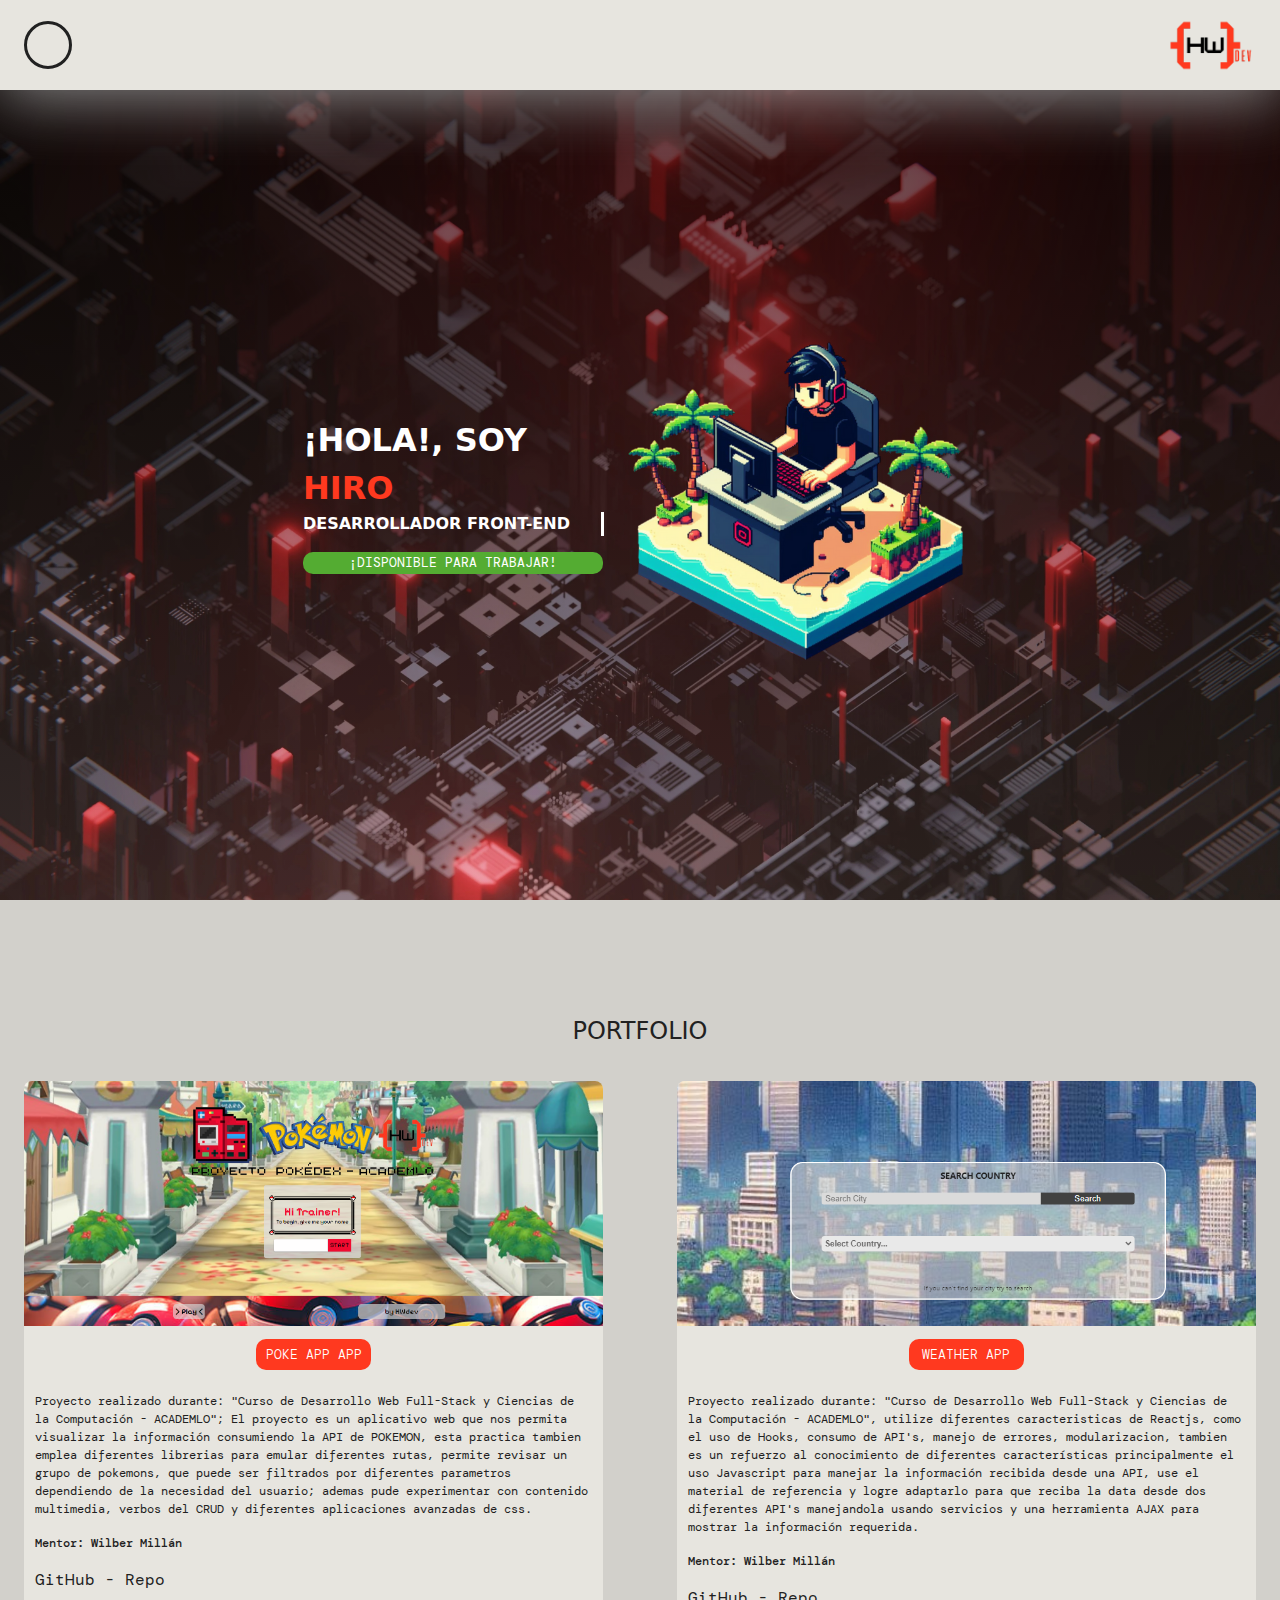
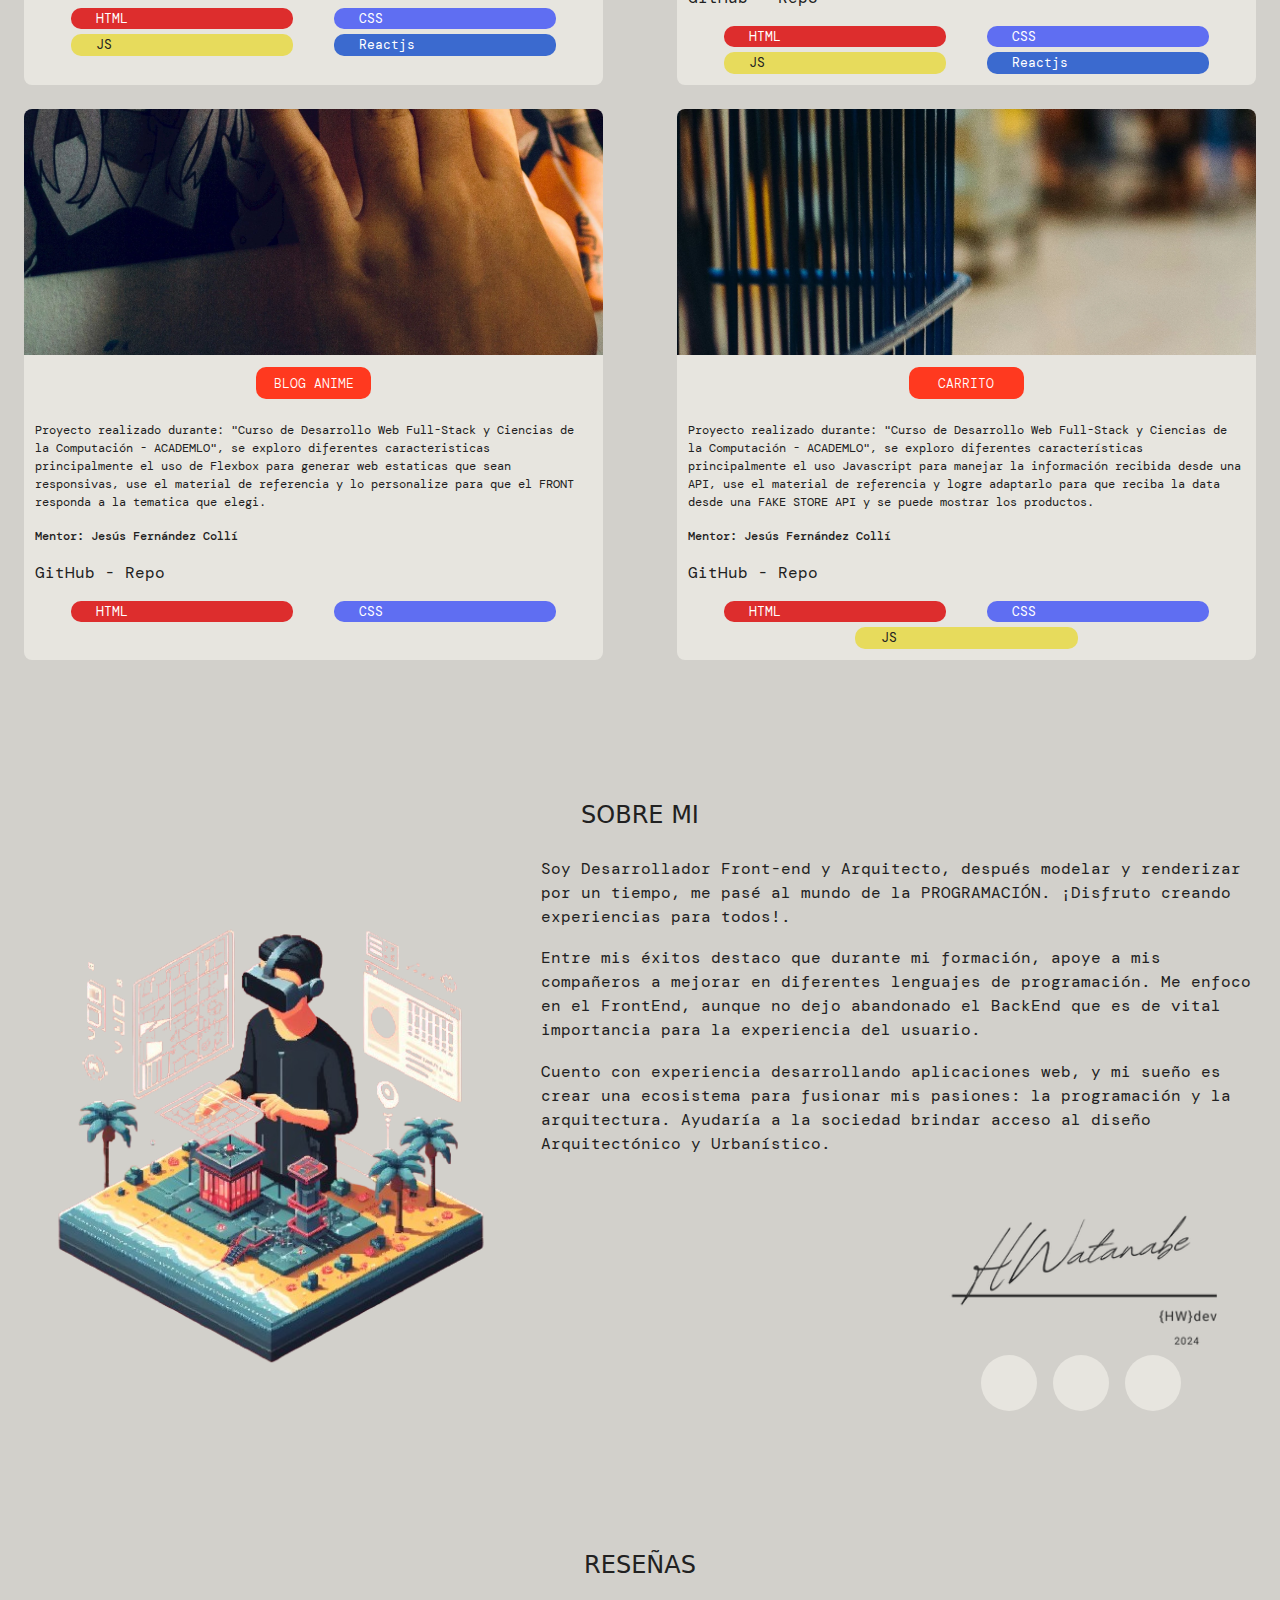
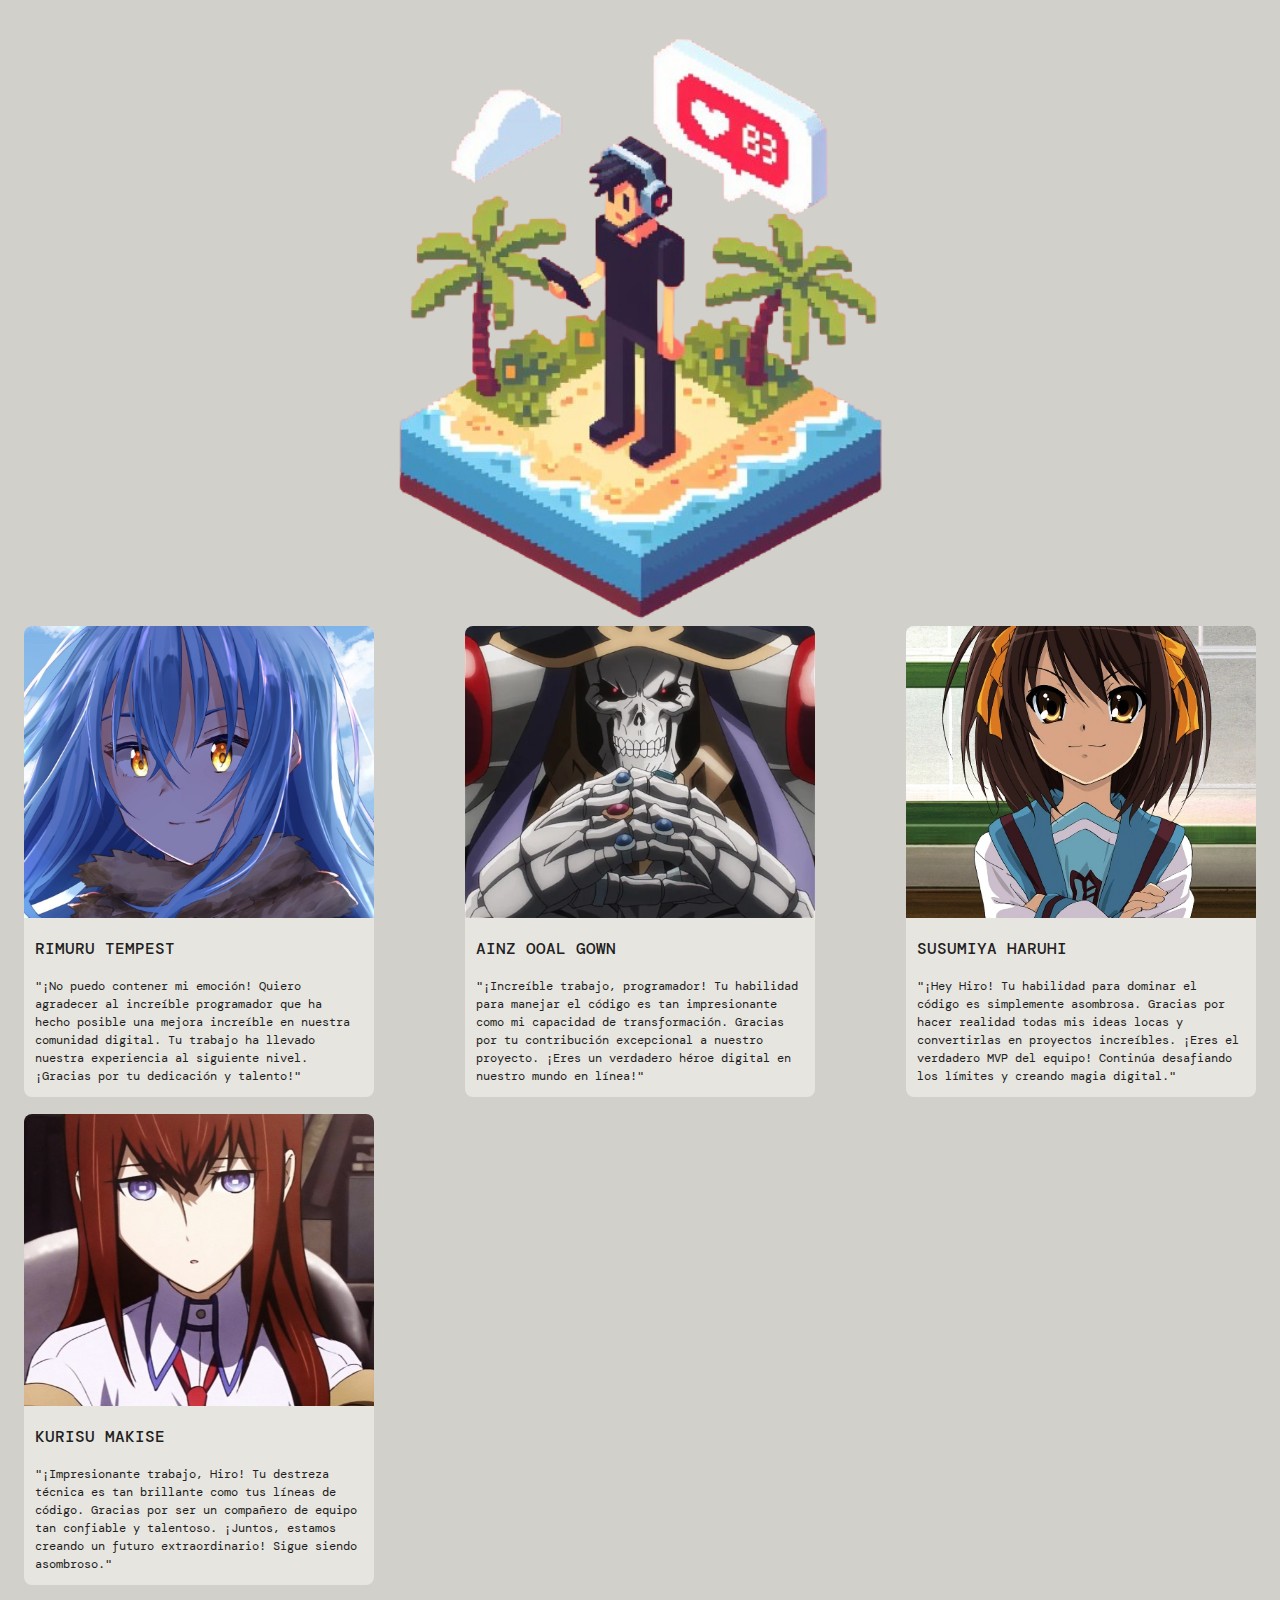
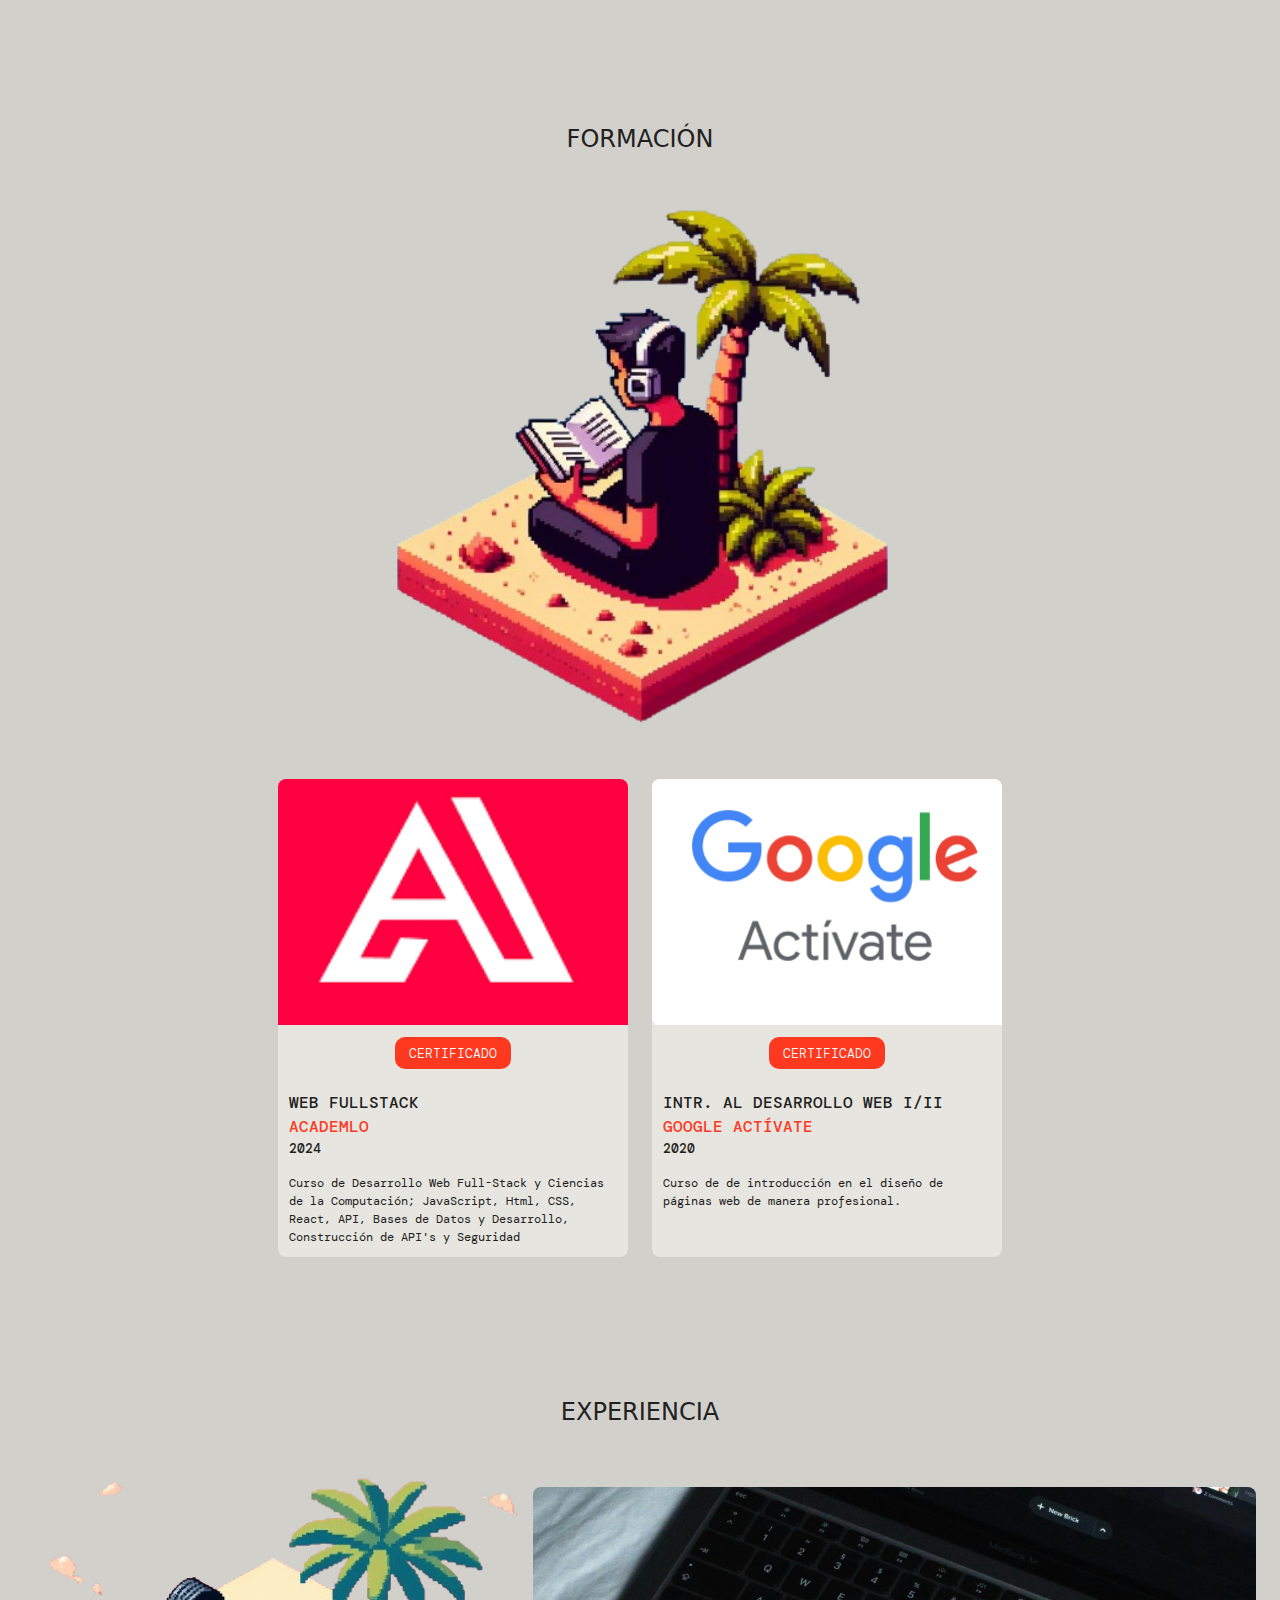
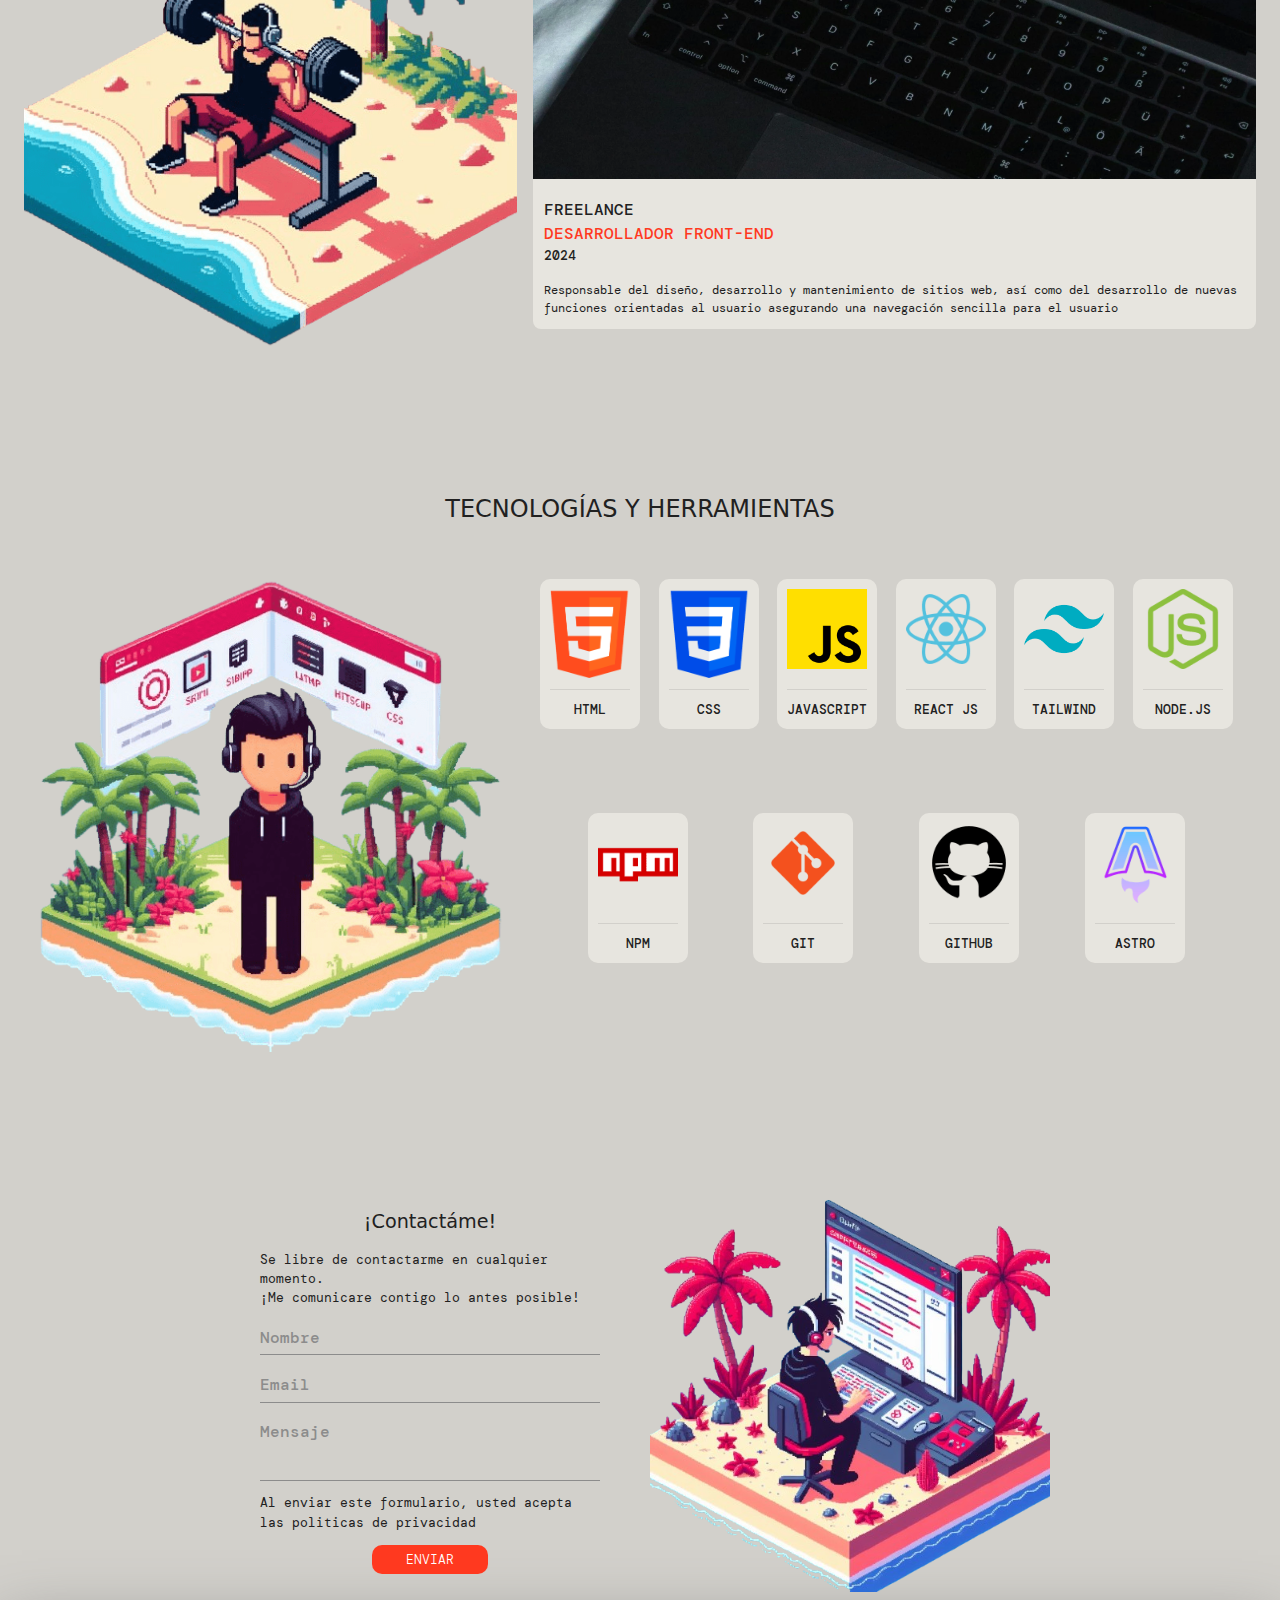
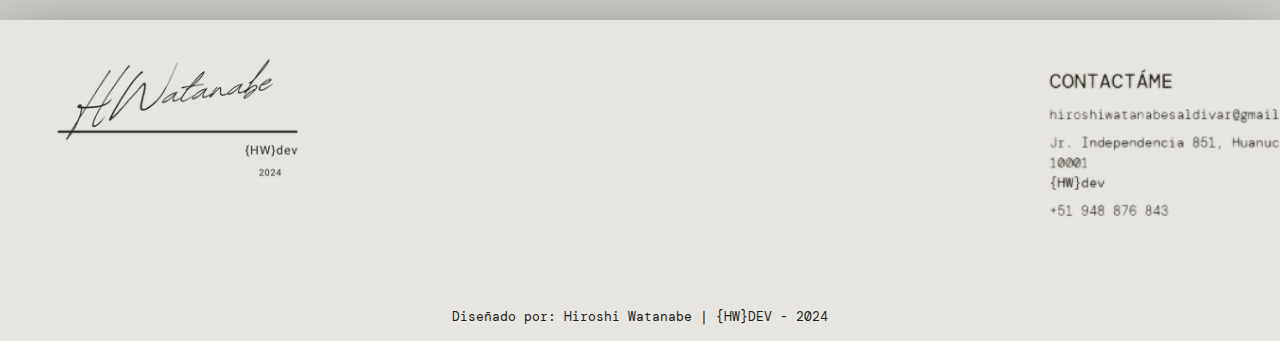
<file: index.html>
<!DOCTYPE html>
<html lang="es">

<head>
    <meta charset="UTF-8">
    <meta name="viewport" content="width=device-width, initial-scale=1.0">
    <title>Portafolio de Hiro</title>
    <meta name="description" content="Autor: Hiroshi Watanabe, es una recopilacion de los trabajos que realize.">
    <meta name="google-site-verification" content="j4Q3a4QhuKQicVYjI1O9khdHkFvhDieBDJy55jWNSm4" />
    <!-- >>==> FONTS <==<<-->
    <link rel="preconnect" href="https://fonts.googleapis.com">
    <link rel="preconnect" href="https://fonts.gstatic.com" crossorigin>
    <link
        href="https://fonts.googleapis.com/css2?family=DM+Mono:ital,wght@0,300;0,400;0,500;1,300;1,400;1,500&display=swap"
        rel="stylesheet">
    <!-- >>==> ICON <==<<-->
    <link rel="stylesheet" href="https://cdnjs.cloudflare.com/ajax/libs/font-awesome/6.5.1/css/all.min.css"
        integrity="sha512-DTOQO9RWCH3ppGqcWaEA1BIZOC6xxalwEsw9c2QQeAIftl+Vegovlnee1c9QX4TctnWMn13TZye+giMm8e2LwA=="
        crossorigin="anonymous" referrerpolicy="no-referrer" />

    <link rel="shortcut icon" href="/assets/img/favicon.png" type="image/x-icon">
    <!-- >>==> CSS <==<<-->
    <link rel="stylesheet" href="assets/css/styles.css">
</head>

<body>
    <!-- >>==> HEADER <==<<-->
    <header class="header">
        <div class="nav">
            <div class="logo">
                <button type="button" class="btn btn__menu"><i class="fa-solid fa-power-off"
                        aria-label="Este boton te permite abrir el menu de navegación"></i></button>
                <a href="#hero" class="header__logo"><img class="logo__img" src="/assets/img/logo.png"
                        alt="Logo personal HW">
                </a>

            </div>
            <nav class="nav__menu">
                <ul class="nav__list">
                    <li class="nav__items"><a href="#portfolio" class="nav__link">PORTAFOLIO</a></li>
                    <li class="nav__items"><a href=" #sobremi" class="nav__link">SOBRE MI</a></li>
                    <li class="nav__items"><a href=" #reseñas" class="nav__link">RESEÑAS</a></li>
                    <li class="nav__items"><a href=" #formacion" class="nav__link">FORMACIÓN</a></li>
                    <li class="nav__items"><a href=" #experiencia" class="nav__link">EXPERIENCIA</a></li>
                    <li class="nav__items"><a href=" #tecnologias" class="nav__link">TECNOLOGÍAS</a></li>
                    <li class="nav__items"><a href=" #contacto" class="nav__link">CONTACTO</a></li>
                    <li class="nav__items"><a
                            href="https://drive.google.com/file/d/18jBXBeL48080xRdOm5iRELBxjzP0D9T2/view?usp=sharing"
                            target="_blank" class="nav__link">HOJA DE VIDA</a></li>
                    <li><button class="btn__darkmode" id="darkmode"
                            aria-label="Este boton te permite pasar al modo oscuro">
                            <span><i class="fa-solid fa-sun"></i></span>
                            <span><i class="fa-regular fa-moon"></i></span>
                        </button>
                    </li>
                    <li class="language"><a href="./en/index.html" class="nav__link nav__link--language"
                            data-language="en"><i class="fa-solid fa-language"></i></a>
                    </li>
                </ul>
            </nav>
        </div>
    </header>

    <!-- >>==> HERO <==<<-->
    <main>
        <section id="hero" class="hero">
            <div class="container container--hero">

                <div class="hero__content">
                    <div class="hero__title__container">
                        <div class="hero__text__container">
                            <h2 class="hero__text">¡HOLA!, SOY<span class="hero__enf"> HIRO</span></h2>
                            <h2 class="hero__title">DESARROLLADOR FRONT-END</h2>
                        </div>
                        <span class="etq etq--money">¡DISPONIBLE PARA TRABAJAR!</span>

                    </div>
                    <div class="hero__img">
                        <img class="hero__img__img" src="assets/img/hero.png" alt="">
                    </div>

                </div>
            </div>
        </section>

        <!-- >>==> PORTAFOLIO <==<<-->
        <section id="portfolio" class="portfolio">
            <div class="container">
                <h2>PORTFOLIO</h2>
                <div class="portfolio__content">

                    <article class="portfolio__article">
                        <div class="article__container">
                            <img src="./assets/img/proyecto4.png" alt="Weather App">
                            <a href="https://pokeapp-hw.netlify.app/" target="_blank" class="btn btn--primary">POKE APP
                                APP
                            </a>
                        </div>
                        <div class="article__content">
                            <p>Proyecto realizado durante: "Curso de Desarrollo Web Full-Stack y Ciencias de la
                                Computación
                                -
                                ACADEMLO"; El proyecto es un aplicativo web que nos permita visualizar la información
                                consumiendo la API de POKEMON, esta practica tambien emplea diferentes librerias para
                                emular diferentes rutas, permite revisar un grupo de pokemons, que puede ser filtrados
                                por diferentes parametros dependiendo de la necesidad del usuario; ademas pude
                                experimentar con contenido multimedia, verbos del CRUD y diferentes aplicaciones
                                avanzadas de css.
                            </p>
                            <p class="article__mentor">Mentor: Wilber Millán</p>
                            <a href="https://github.com/Hwatanab3/pokeapp" class="article_repo" target="_blank"><i
                                    class="fa-brands fa-github"></i> GitHub - Repo</a>
                            <div class="article__etq">
                                <span class="etq etq--html">HTML</span>
                                <span class="etq etq--css">CSS</span>
                                <span class="etq etq--js">JS</span>
                                <span class="etq etq--react">Reactjs</span>
                            </div>
                        </div>
                    </article>

                    <article class="portfolio__article">
                        <div class="article__container">
                            <img src="./assets/img/proyecto3.png" alt="Weather App">
                            <a href="https://weather-hw.netlify.app/" target="_blank" class="btn btn--primary">WEATHER
                                APP
                            </a>
                        </div>
                        <div class="article__content">
                            <p>Proyecto realizado durante: "Curso de Desarrollo Web Full-Stack y Ciencias de la
                                Computación
                                -
                                ACADEMLO", utilize diferentes caracteristicas de Reactjs, como el uso de Hooks, consumo
                                de API's, manejo de errores, modularizacion, tambien es un refuerzo al conocimiento de
                                diferentes características principalmente el uso Javascript
                                para
                                manejar la información recibida desde una API, use el material de referencia y logre
                                adaptarlo para que reciba la data desde dos diferentes API's manejandola usando
                                servicios y una herramienta AJAX para mostrar la información requerida.
                            </p>
                            <p class="article__mentor">Mentor: Wilber Millán</p>
                            <a href="https://github.com/Hwatanab3/app-weather" class="article_repo" target="_blank"><i
                                    class="fa-brands fa-github"></i> GitHub - Repo</a>
                            <div class="article__etq">
                                <span class="etq etq--html">HTML</span>
                                <span class="etq etq--css">CSS</span>
                                <span class="etq etq--js">JS</span>
                                <span class="etq etq--react">Reactjs</span>
                            </div>
                        </div>
                    </article>

                    <article class="portfolio__article">
                        <div class="article__container">
                            <img src="./assets/img/proyecto1.webp" alt="Blog Anime Proyecto">
                            <a href="https://blog-project-anime.netlify.app/" target="_blank"
                                class="btn btn--primary">BLOG
                                ANIME</a>
                        </div>
                        <div class="article__content">
                            <p>Proyecto realizado durante: "Curso de Desarrollo Web Full-Stack y Ciencias de la
                                Computación
                                -
                                ACADEMLO", se exploro diferentes caracteristicas principalmente el uso de Flexbox
                                para
                                generar
                                web estaticas que sean responsivas, use el material de referencia y lo personalize
                                para que
                                el
                                FRONT responda a la tematica que elegi. </p>
                            <p class="article__mentor">Mentor: Jesús Fernández Collí</p>
                            <a href="https://github.com/Hwatanab3/BlogAnime" class="article_repo" target="_blank"><i
                                    class="fa-brands fa-github"></i> GitHub - Repo</a>
                            <div class="article__etq">
                                <span class="etq etq--html">HTML</span>
                                <span class="etq etq--css">CSS</span>
                            </div>
                        </div>
                    </article>

                    <article class="portfolio__article">
                        <div class="article__container">
                            <img src="./assets/img/proyecto2.webp" alt="Blog Anime Proyecto">
                            <a href="https://carrito-hw.netlify.app/" target="_blank" class="btn btn--primary">CARRITO
                            </a>
                        </div>
                        <div class="article__content">
                            <p>Proyecto realizado durante: "Curso de Desarrollo Web Full-Stack y Ciencias de la
                                Computación
                                -
                                ACADEMLO", se exploro diferentes características principalmente el uso Javascript
                                para
                                manejar la información recibida desde una API, use el material de referencia y logre
                                adaptarlo para que reciba la data desde una FAKE STORE API y se puede mostrar los
                                productos.
                            </p>
                            <p class="article__mentor">Mentor: Jesús Fernández Collí</p>
                            <a href="https://github.com/Hwatanab3/carrito" class="article_repo" target="_blank"><i
                                    class="fa-brands fa-github"></i> GitHub - Repo</a>
                            <div class="article__etq">
                                <span class="etq etq--html">HTML</span>
                                <span class="etq etq--css">CSS</span>
                                <span class="etq etq--js">JS</span>
                            </div>
                        </div>
                    </article>


                </div>
            </div>
        </section>

        <!-- >>==> SOBRE MI <==<<-->
        <section id="sobremi" class="sobremi">
            <h2 class="sobremi__title">SOBRE MI</h2>
            <div class="container">
                <img src="./assets/img/sobremi.webp" alt="Hiroshi Watanabe DEV" class="sobremi__img">

                <div class="sobremi__content">
                    <span>Soy Desarrollador Front-end y Arquitecto, después modelar y renderizar por un tiempo, me
                        pasé al
                        mundo de la PROGRAMACIÓN.
                        ¡Disfruto creando experiencias para todos!.</span>
                    <span>Entre mis éxitos destaco que durante mi formación, apoye a mis compañeros a mejorar en
                        diferentes
                        lenguajes de programación. Me enfoco en el FrontEnd, aunque no dejo abandonado el
                        BackEnd que es de vital importancia para la experiencia del usuario.</span>
                    <span>Cuento con experiencia desarrollando aplicaciones web, y mi sueño es crear una ecosistema
                        para
                        fusionar mis pasiones: la programación y la arquitectura. Ayudaría a la sociedad brindar
                        acceso al
                        diseño Arquitectónico y Urbanístico.</span>

                    <div class="sobremi__redes">
                        <div class="redes__elements">
                            <div class="sobremi__firma">
                                <img class="firma__img" src="assets/img/firma.png" alt="{HW}DEV">
                            </div>
                            <div class="footer__icon">
                                <a href="https://www.linkedin.com/in/hirowatanabe" target="_blank"><i
                                        class="fa-brands fa-linkedin"
                                        aria-label="Este link te llevara a mi perfil de linkedin"></i></a>
                                <a href="https://github.com/Hwatanab3" target="_blank"><i class="fa-brands fa-github"
                                        aria-label="Este link te llevara a mi perfil de github"></i></a>
                                <a href="https://www.instagram.com/hwatanabe.dev/" target="_blank"><i
                                        class="fa-brands fa-instagram"
                                        aria-label="Este link te llevara a mi perfil de instagram"></i></a>
                            </div>
                        </div>
                    </div>

                </div>
            </div>
        </section>

        <!-- >>==> RESEÑAS <==<<-->
        <section id="reseñas" class="reseñas">
            <h2 class="reseñas__title">RESEÑAS</h2>
            <div class="container">
                <img src="./assets/img/reseñas.png" alt="Hiroshi Watanabe reseñas" class="reseñas__img">
                <div class="reseñas__content">


                    <article class="reseñas__article">
                        <div class="article__container">
                            <img src="./assets/img/reseña1.jpg" alt="reseña 1" class="article__img">
                        </div>
                        <div class="article__content">
                            <div class="reseñas__detalles">
                                <span class="reseñas__title">RIMURU TEMPEST</span>
                            </div>
                            <p>"¡No puedo contener mi emoción! Quiero agradecer al increíble programador que ha
                                hecho
                                posible una mejora increíble en nuestra comunidad digital. Tu trabajo ha llevado
                                nuestra
                                experiencia al siguiente nivel. ¡Gracias por tu dedicación y talento!"
                            </p>
                        </div>
                    </article>

                    <article class="reseñas__article">
                        <div class="article__container">
                            <img src="./assets/img/reseña2.webp" alt="reseña 2" class="article__img">
                        </div>
                        <div class="article__content">
                            <div class="reseñas__detalles">
                                <span class="reseñas__title">AINZ OOAL GOWN</span>
                            </div>
                            <p>"¡Increíble trabajo, programador! Tu habilidad para manejar el código es tan
                                impresionante
                                como mi capacidad de transformación. Gracias por tu contribución excepcional a
                                nuestro
                                proyecto. ¡Eres un verdadero héroe digital en nuestro mundo en línea!"
                            </p>
                        </div>
                    </article>

                    <article class="reseñas__article">
                        <div class="article__container">
                            <img src="./assets/img/reseña3.webp" alt="reseña 3" class="article__img">
                        </div>
                        <div class="article__content">
                            <div class="reseñas__detalles">
                                <span class="reseñas__title">SUSUMIYA HARUHI</span>
                            </div>
                            <p>"¡Hey Hiro! Tu habilidad para dominar el código es simplemente asombrosa. Gracias por
                                hacer
                                realidad todas mis ideas locas y convertirlas en proyectos increíbles. ¡Eres el
                                verdadero
                                MVP del equipo! Continúa desafiando los límites y creando magia digital."
                            </p>
                        </div>
                    </article>

                    <article class="reseñas__article">
                        <div class="article__container">
                            <img src="./assets/img/reseña4.jpg" alt="reseña 4" class="article__img">
                        </div>
                        <div class="article__content">
                            <div class="reseñas__detalles">
                                <span class="reseñas__title">KURISU MAKISE</span>
                            </div>
                            <p>"¡Impresionante trabajo, Hiro! Tu destreza técnica es tan brillante como tus líneas
                                de
                                código. Gracias por ser un compañero de equipo tan confiable y talentoso. ¡Juntos,
                                estamos
                                creando un futuro extraordinario! Sigue siendo asombroso."
                            </p>
                        </div>
                    </article>

                </div>
            </div>
        </section>

        <!-- >>==> FORMACIÓN <==<<-->
        <section id="formacion" class="formacion">
            <div class="container">
                <h2>FORMACIÓN</h2>
                <img src="./assets/img/formacion.webp" alt="HWdev estudiando" class="formacion__img">
                <div class="formacion__content">



                    <article class="formacion__article">
                        <div class="article__container">
                            <img src="./assets/img/academlo.png" alt="academlo" class="article__img">
                            <a href="https://encrypted-tbn0.gstatic.com/images?q=tbn:ANd9GcR29sePGKWhx9svJOBW-FytT-jFAEkXdV2KxAG7wiHZsGGYREnwoK-Afwlpa0b3XbW6jwA&usqp=CAU"
                                target="_blank" class="btn btn--primary">CERTIFICADO </a>
                        </div>
                        <div class="article__content">
                            <div class="formacion__detalles">
                                <span class="formacion__title">WEB FULLSTACK</span>
                                <span class="formacion__instituto">ACADEMLO</span>
                                <span class="formacion__year">2024</span>
                            </div>
                            <p>Curso de Desarrollo Web Full-Stack y Ciencias de la Computación; JavaScript, Html,
                                CSS,
                                React, API, Bases de Datos y Desarrollo, Construcción de API's y Seguridad
                            </p>
                        </div>
                    </article>

                    <article class="formacion__article">
                        <div class="article__container">
                            <img src="./assets/img/google.png" alt="google activate"" class=" article__img">
                            <a href="https://drive.google.com/file/d/1-D75S1ALCFFHV7u1gy-owBwnNBxHNT9y/view?usp=sharing"
                                target="_blank" class="btn btn--primary">CERTIFICADO </a>
                        </div>
                        <div class="article__content">
                            <div class="formacion__detalles">
                                <span class="formacion__title">INTR. AL DESARROLLO WEB I/II</span>
                                <span class="formacion__instituto">GOOGLE ACTÍVATE</span>
                                <span class="formacion__year">2020</span>
                            </div>
                            <p>Curso de de introducción en el diseño de páginas web de manera profesional.
                            </p>
                        </div>
                    </article>

                </div>
            </div>
        </section>

        <!-- >>==> EXPERIENCIA <==<<-->
        <section id="experiencia" class="experiencia">

            <div class="container">
                <h2>EXPERIENCIA</h2>

                <div class="experiencia__content">
                    <img src="./assets/img/experiencia.png" alt="hwdev levantando pesas" class="experiencia__img">

                    <article class="experiencia__article">
                        <div class="article__container">
                            <img src="./assets/img/freelance.webp" alt="Freelance" class="article__img">
                        </div>
                        <div class="article__content">
                            <div class="formacion__detalles">
                                <span class="formacion__title">FREELANCE</span>
                                <span class="formacion__instituto">DESARROLLADOR FRONT-END</span>
                                <span class="formacion__year">2024</span>
                            </div>
                            <p>Responsable del diseño, desarrollo y mantenimiento de sitios web, así como del
                                desarrollo de
                                nuevas funciones orientadas al usuario asegurando una navegación sencilla para el
                                usuario
                            </p>
                        </div>
                    </article>

                </div>
            </div>
        </section>

        <!-- >>==> TECNOLOGÍAS <==<<-->
        <section id="tecnologias" class="tecnologias">
            <div class="container">
                <h2>TECNOLOGÍAS Y HERRAMIENTAS</h2>
                <div class="tecnologias__content">

                    <img src="./assets/img/tecnologias.png" alt="Tecnologías y herramientas" class="tecnologias__img">
                    <div class="card__container">

                        <div class="tecnologias__card">
                            <img src="assets/img/html.png" alt="HTML5">
                            <span>HTML</span>
                        </div>

                        <div class="tecnologias__card">
                            <img src="assets/img/css.png" alt="CSS3">
                            <span>CSS</span>
                        </div>

                        <div class="tecnologias__card">
                            <img src="assets/img/js.png" alt="JS">
                            <span>JAVASCRIPT</span>
                        </div>

                        <div class="tecnologias__card">
                            <img src="assets/img/react.png" alt="REACT JS">
                            <span>REACT JS</span>
                        </div>

                        <div class="tecnologias__card">
                            <img src="assets/img/tail.png" alt="TAILWIND">
                            <span>TAILWIND</span>
                        </div>

                        <div class="tecnologias__card">
                            <img src="assets/img/node.png" alt="NODE.JS">
                            <span>NODE.JS</span>
                        </div>

                        <div class="tecnologias__card">
                            <img src="assets/img/npm.png" alt="NPM">
                            <span>NPM</span>
                        </div>

                        <div class="tecnologias__card">
                            <img src="assets/img/git.webp" alt="GIT">
                            <span>GIT</span>
                        </div>

                        <div class="tecnologias__card">
                            <img src="assets/img/github.png" alt="GITHUB">
                            <span>GITHUB</span>
                        </div>

                        <div class="tecnologias__card">
                            <img src="assets/img/astro.png" alt="ASTRO">
                            <span>ASTRO</span>
                        </div>

                    </div>
                </div>
            </div>
        </section>

        <!-- >>==> CONTACTO <==<<-->
        <section id="contacto" class="contacto">
            <div class="container">

                <form action="https://formsubmit.co/hiroshiwatanabesaldivar@gmail.com" method="POST"
                    class="contacto__content">

                    <h2>¡Contactáme!</h2>
                    <p>Se libre de contactarme en cualquier momento. <br> ¡Me comunicare contigo lo antes posible!
                    </p>

                    <input type="text" name="name" id="name" placeholder="Nombre" autocomplete="name">

                    <input type="email" name="email" id="email" placeholder="Email" autocomplete="email">

                    <textarea name="message" id="message" cols="30" rows="2" placeholder="Mensaje"></textarea>

                    <div class="privacity">
                        <p>Al enviar este formulario, usted acepta las politicas de privacidad</p>
                        <button class="btn btn--primary">ENVIAR</button>
                    </div>

                    <input type="hidden" name="_next" value="https://portafolio-hwatanabe.netlify.app/#contacto">
                    <input type="hidden" name="_captcha" value="false">
                </form>

                <img class="contacto__img" src="assets/img/contacto.png" alt="Enviame un email">

            </div>
        </section>

        <!-- >>==> FOOTER <==<<-->
        <footer id="footer" class="footer">
            <div class="container">
                <div class="footer__content">

                    <div class="footer__redes">
                        <div class="redes__container">
                            <div class="footer__firma">
                                <a href="#hero" class="firma__img"><img src="assets/img/firma.png" alt="{HW}DEV"></a>
                            </div>
                            <div class="footer__icon">
                                <a href="https://www.linkedin.com/in/hirowatanabe" target="_blank"><i
                                        class="fa-brands fa-linkedin"
                                        aria-label="Este link te llevara a mi perfil de linkedin"></i></a>
                                <a href="https://github.com/Hwatanab3" target="_blank"><i class="fa-brands fa-github"
                                        aria-label="Este link te llevara a mi perfil de github"></i></a>
                                <a href="https://www.instagram.com/hwatanabe.dev/" target="_blank"><i
                                        class="fa-brands fa-instagram"
                                        aria-label="Este link te llevara a mi perfil de instagram"></i></a>
                            </div>
                        </div>
                    </div>
                    <div class="footer__contact">
                        <img src="./assets/img/contactame.png" alt="contacto {hw}dev">
                    </div>
                    <div class="footer__subscribe">
                        <span class="footer__title">¿Quieres más?</span>
                        <span class="footer__text">Ingresa tu correo y recibiras un correo diario</span>
                        <input type="email" id="email__lista" placeholder="Servicio no disponible. 😢" readonly
                            autocomplete="off">
                        <button class="btn btn--primary">AGREGAME</button>

                    </div>

                </div>
                <div class="footer__copy">
                    <span>Diseñado por: Hiroshi Watanabe | {HW}DEV - 2024</span>
                </div>
            </div>
        </footer>

        <!-- >>==> JS <==<<-->
        <script src="assets/js/main.js" type="module" defer async></script>
    </main>
</body>

</html>
</file>
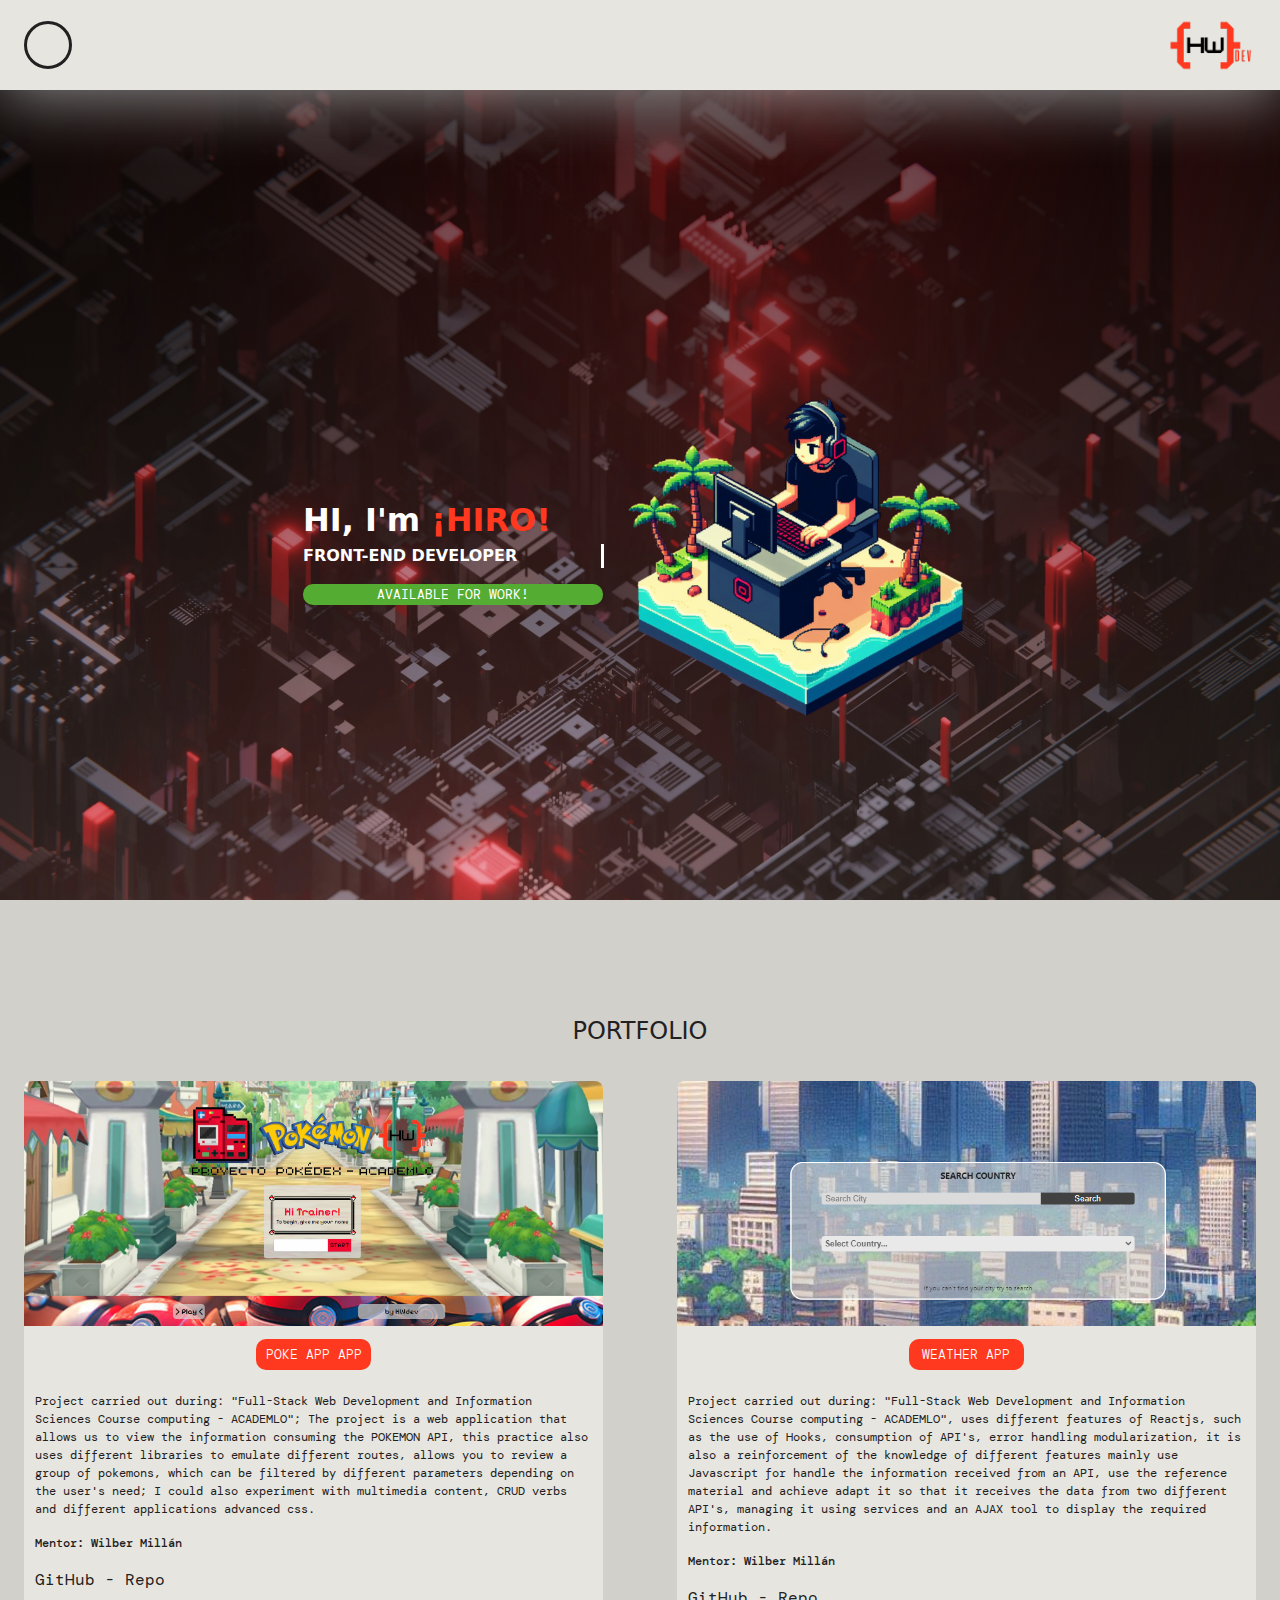
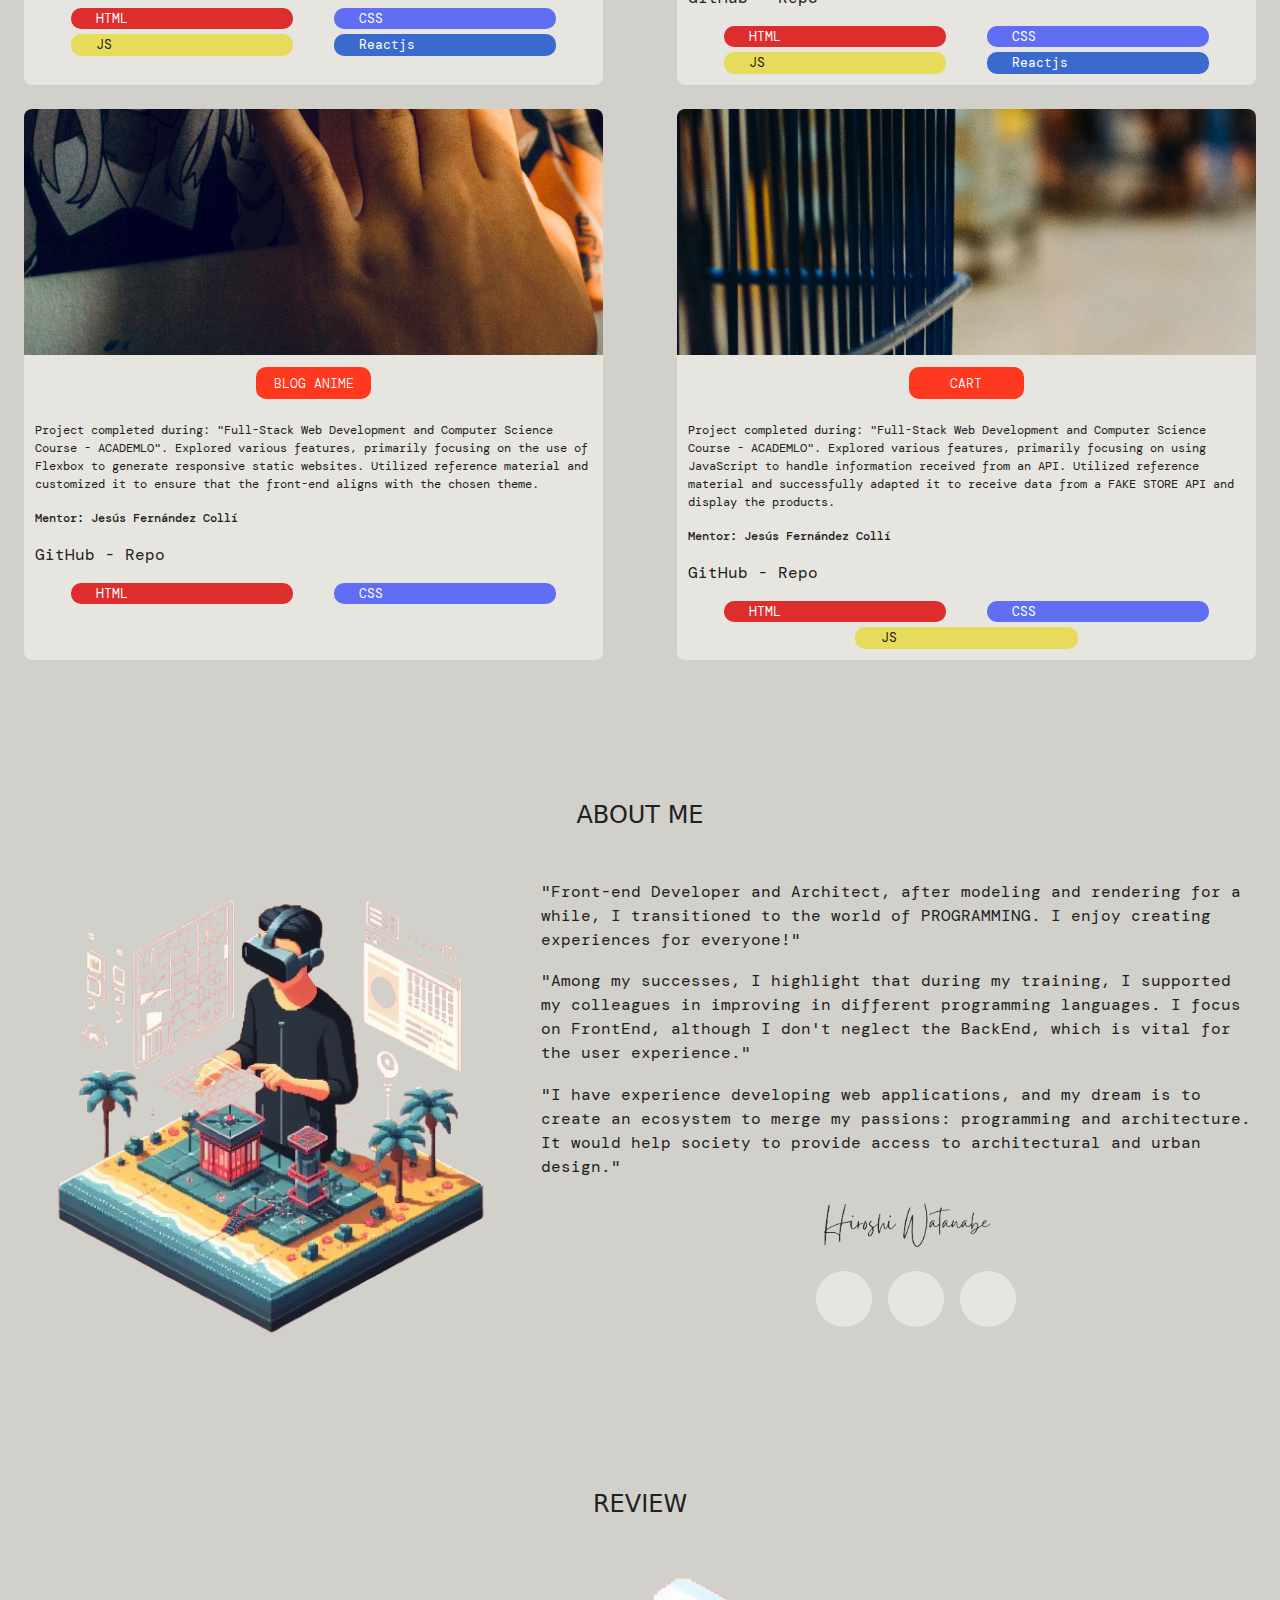
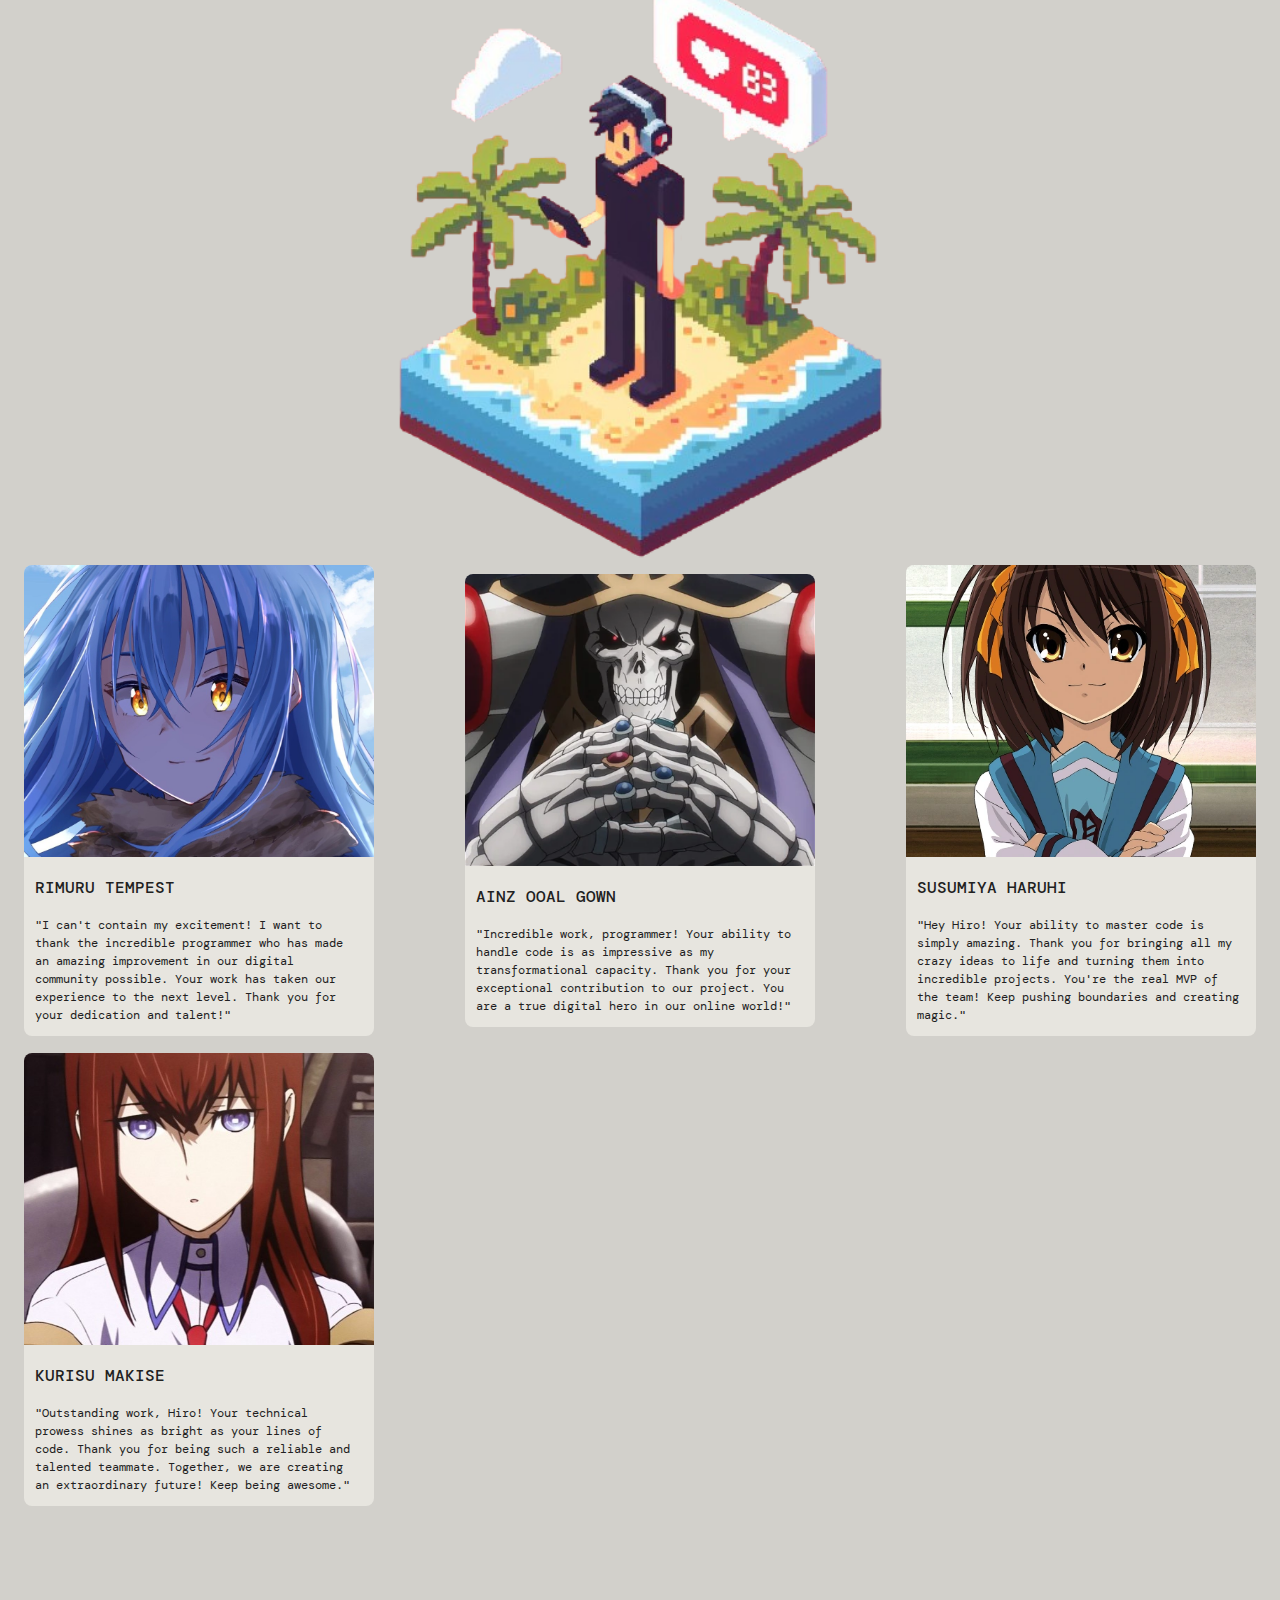
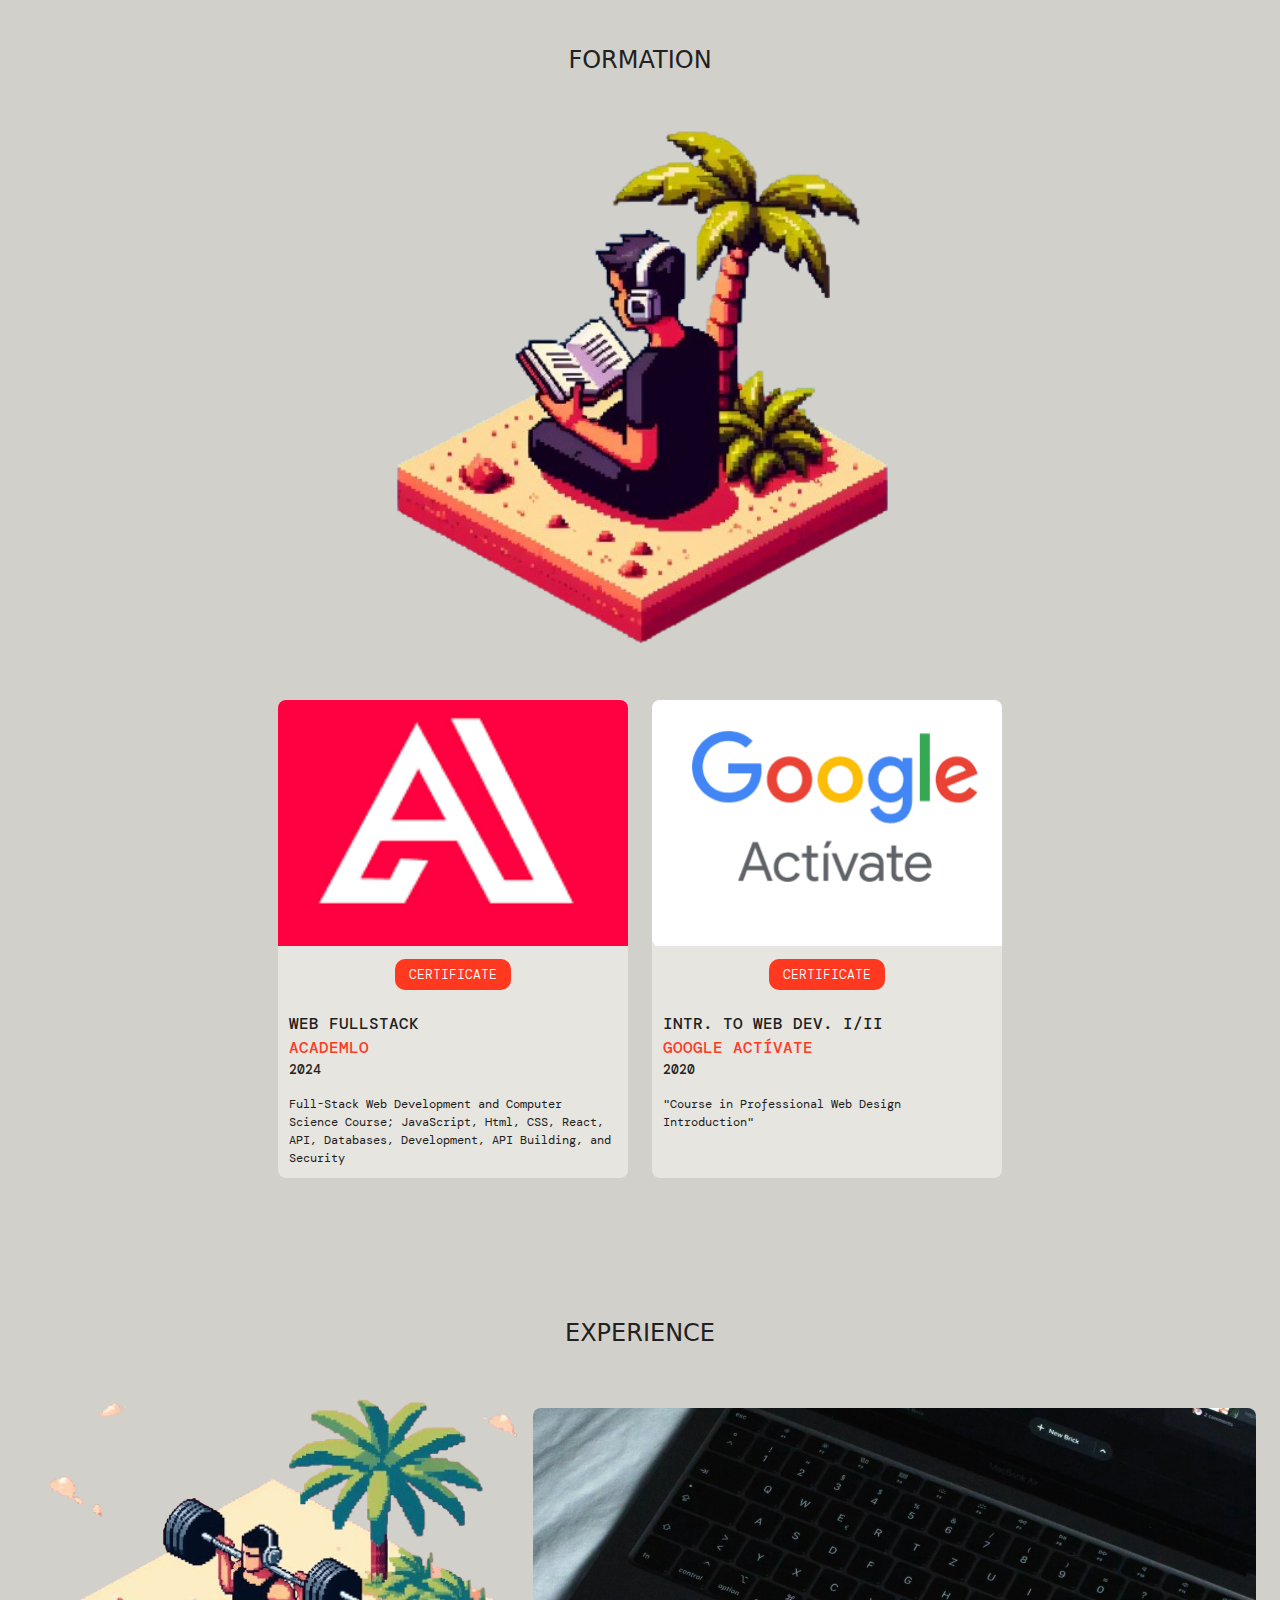
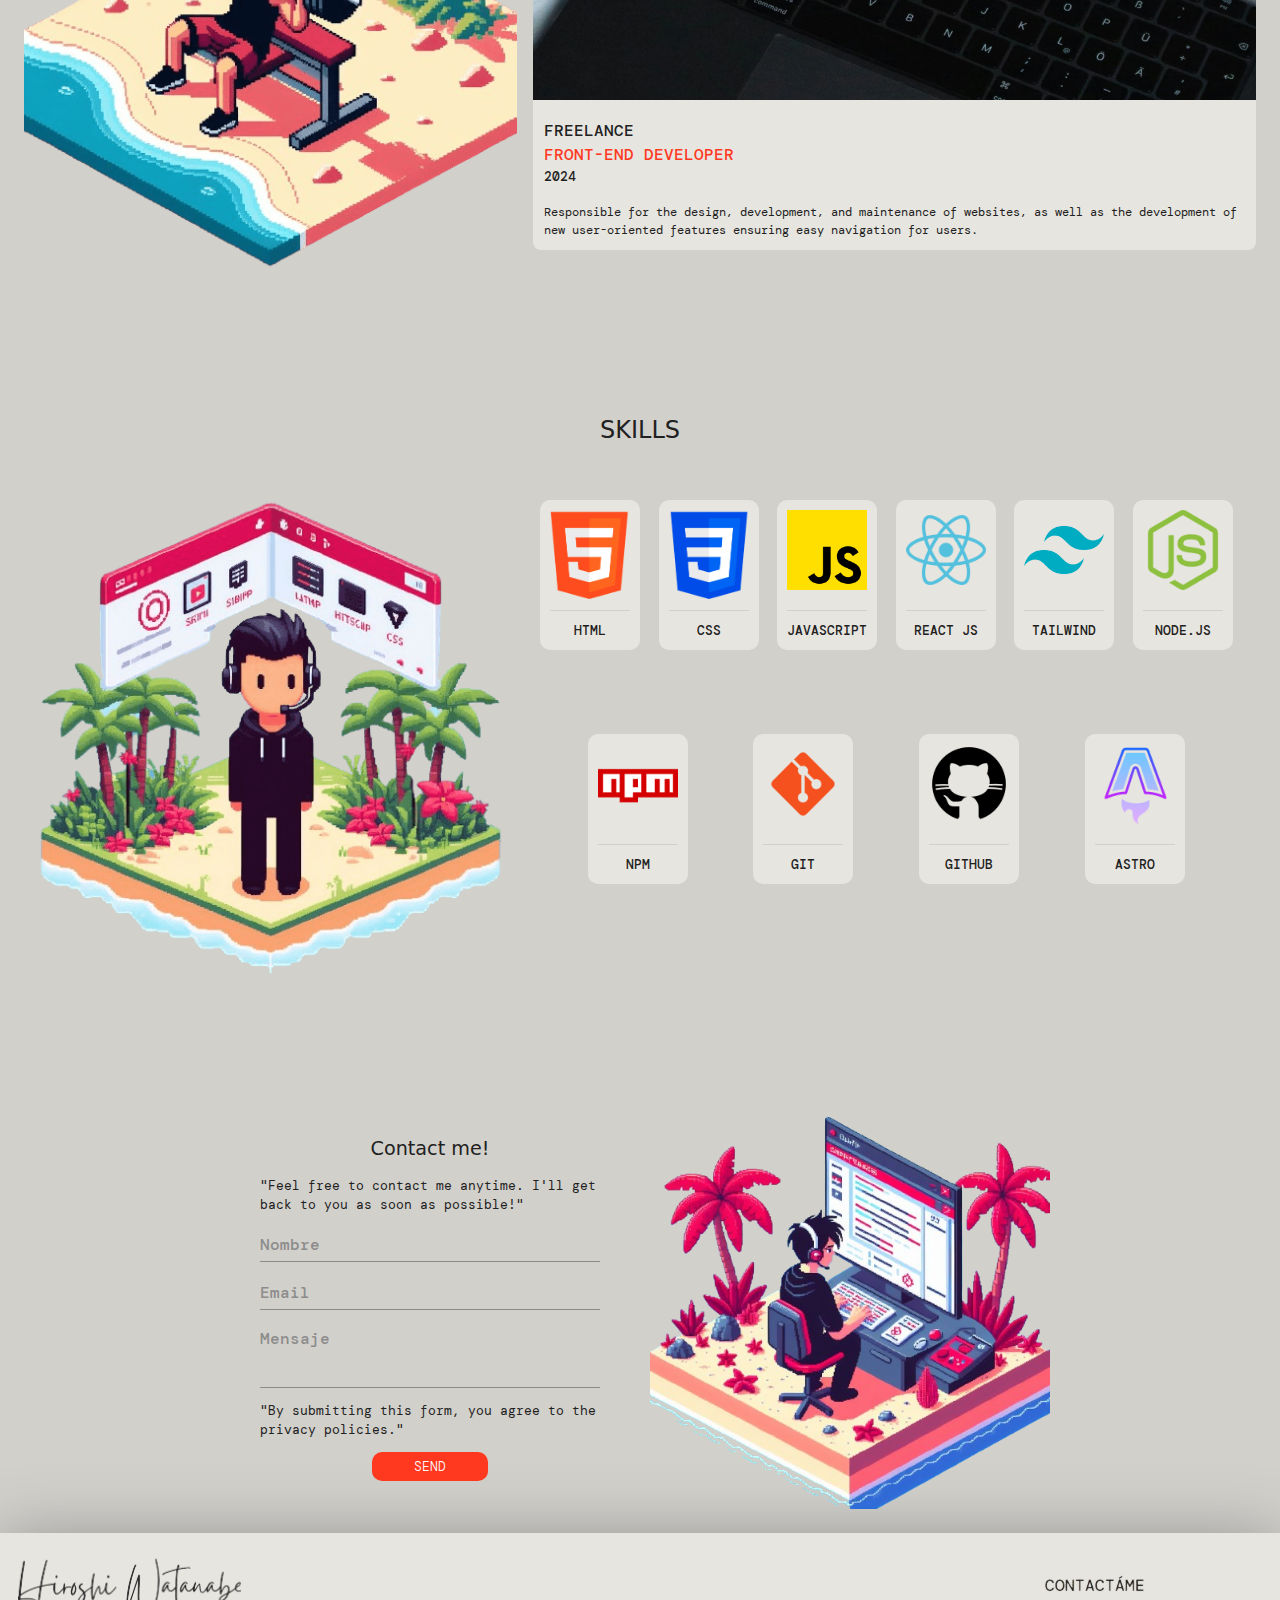
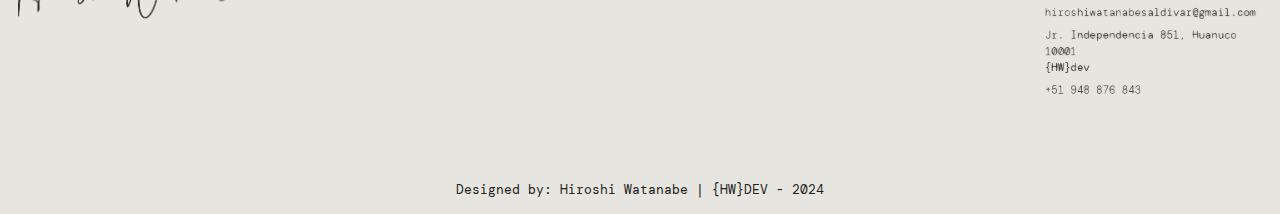
<file: en/index.html>
<!DOCTYPE html>
<html lang="en">

<head>
    <meta charset="UTF-8">
    <meta name="viewport" content="width=device-width, initial-scale=1.0">
    <title>Portfolio of Hiro</title>
    <meta name="description" content="Autor: Hiroshi Watanabe, es una recopilacion de los trabajos que realize.">

    <!-- >>==> FONTS <==<<-->
    <link rel="preconnect" href="https://fonts.googleapis.com">
    <link rel="preconnect" href="https://fonts.gstatic.com" crossorigin>
    <link
        href="https://fonts.googleapis.com/css2?family=DM+Mono:ital,wght@0,300;0,400;0,500;1,300;1,400;1,500&display=swap"
        rel="stylesheet">
    <!-- >>==> ICON <==<<-->
    <link rel="stylesheet" href="https://cdnjs.cloudflare.com/ajax/libs/font-awesome/6.5.1/css/all.min.css"
        integrity="sha512-DTOQO9RWCH3ppGqcWaEA1BIZOC6xxalwEsw9c2QQeAIftl+Vegovlnee1c9QX4TctnWMn13TZye+giMm8e2LwA=="
        crossorigin="anonymous" referrerpolicy="no-referrer" />
    <link rel="shortcut icon" href="/assets/img/favicon.png" type="image/x-icon">

    <!-- >>==> CSS <==<<-->
    <link rel="stylesheet" href="./css/styles.css">
</head>

<body>
    <!-- >>==> HEADER <==<<-->
    <header class="header">
        <div class="nav">
            <div class="logo">
                <button type="button" class="btn btn__menu"><i class="fa-solid fa-power-off"
                        aria-label="Este boton te permite abrir el menu de navegación"></i></button>
                <a href="#hero" class="header__logo"><img class="logo__img" src="/assets/img/logo.png"
                        alt="Logo personal HW">
                </a>

            </div>
            <nav class="nav__menu">
                <ul class="nav__list">
                    <li class="nav__items"><a href="#portfolio" class="nav__link">PORTFOLIO</a></li>
                    <li class="nav__items"><a href=" #sobremi" class="nav__link">ABOUT ME</a></li>
                    <li class="nav__items"><a href=" #reseñas" class="nav__link">REVIEW</a></li>
                    <li class="nav__items"><a href=" #formacion" class="nav__link">FORMATION</a></li>
                    <li class="nav__items"><a href=" #experiencia" class="nav__link">EXPERIENCE</a></li>
                    <li class="nav__items"><a href=" #tecnologias" class="nav__link">SKILLS</a></li>
                    <li class="nav__items"><a href=" #contacto" class="nav__link">CONTACT</a></li>
                    <li class="nav__items"><a
                            href="https://drive.google.com/file/d/18jBXBeL48080xRdOm5iRELBxjzP0D9T2/view?usp=sharing"
                            target="_blank" class="nav__link">CURRICULUM</a></li>
                    <li><button class="btn__darkmode" id="darkmode"
                            aria-label="Este boton te permite pasar al modo oscuro">
                            <span><i class="fa-solid fa-sun"></i></span>
                            <span><i class="fa-regular fa-moon"></i></span>
                        </button>
                    </li>

                    <li>
                    <li class="language"><a href="../index.html" class="nav__link nav__link--language"
                            data-language="en"><i class="fa-solid fa-language"></i></a>
                    </li>
                </ul>
            </nav>
        </div>
    </header>


    <!-- >>==> HERO <==<<-->
    <main>
        <section id="hero" class="hero">
            <div class="container container--hero">

                <div class="hero__content">
                    <div class="hero__title__container">
                        <div class="hero__text__container">
                            <h2 class="hero__text">HI, I'm<span class="hero__enf"> ¡HIRO!</span></h2>
                            <h2 class="hero__title">FRONT-END DEVELOPER</h2>
                        </div>
                        <span class="etq etq--money">AVAILABLE FOR WORK!</span>

                    </div>
                    <div class="hero__img">
                        <img src="./assets/img/hero.png" alt="">
                    </div>

                </div>
            </div>
        </section>


        <!-- >>==> PORTAFOLIO <==<<-->
        <section id="portfolio" class="portfolio">
            <div class="container">
                <h2>PORTFOLIO</h2>
                <div class="portfolio__content">

                    <article class="portfolio__article">
                        <div class="article__container">
                            <img src="./assets/img/proyecto4.png" alt="Weather App">
                            <a href="https://pokeapp-hw.netlify.app/" target="_blank" class="btn btn--primary">POKE APP
                                APP
                            </a>
                        </div>
                        <div class="article__content">
                            <p>Project carried out during: "Full-Stack Web Development and Information Sciences Course
                                computing
                                -
                                ACADEMLO"; The project is a web application that allows us to view the information
                                consuming the POKEMON API, this practice also uses different libraries to
                                emulate different routes, allows you to review a group of pokemons, which can be
                                filtered
                                by different parameters depending on the user's need; I could also
                                experiment with multimedia content, CRUD verbs and different applications
                                advanced css.
                            </p>
                            <p class="article__mentor">Mentor: Wilber Millán</p>
                            <a href="https://github.com/Hwatanab3/pokeapp" class="article_repo" target="_blank"><i
                                    class="fa-brands fa-github"></i> GitHub - Repo</a>
                            <div class="article__etq">
                                <span class="etq etq--html">HTML</span>
                                <span class="etq etq--css">CSS</span>
                                <span class="etq etq--js">JS</span>
                                <span class="etq etq--react">Reactjs</span>
                            </div>
                        </div>
                    </article>

                    <article class="portfolio__article">
                        <div class="article__container">
                            <img src="./assets/img/proyecto3.png" alt="Weather App">
                            <a href="https://weather-hw.netlify.app/" target="_blank" class="btn btn--primary">WEATHER
                                APP
                            </a>
                        </div>
                        <div class="article__content">
                            <p>Project carried out during: "Full-Stack Web Development and Information Sciences Course
                                computing - ACADEMLO", uses different features of Reactjs, such as the use of Hooks,
                                consumption of API's, error handling modularization, it is also a reinforcement of the
                                knowledge of different features mainly use Javascript for handle the information
                                received from an API, use the reference material and achieve adapt it so that it
                                receives the data from two different API's, managing it using services and an AJAX tool
                                to display the required information.
                            </p>
                            <p class="article__mentor">Mentor: Wilber Millán</p>
                            <a href="https://github.com/Hwatanab3/app-weather" class="article_repo" target="_blank"><i
                                    class="fa-brands fa-github"></i> GitHub - Repo</a>
                            <div class="article__etq">
                                <span class="etq etq--html">HTML</span>
                                <span class="etq etq--css">CSS</span>
                                <span class="etq etq--js">JS</span>
                                <span class="etq etq--react">Reactjs</span>
                            </div>
                        </div>
                    </article>

                    <article class="portfolio__article">
                        <div class="article__container">
                            <img src="../assets/img/proyecto1.webp" alt="Blog Anime Proyecto">
                            <a href="https://blog-project-anime.netlify.app/" target="_blank"
                                class="btn btn--primary">BLOG
                                ANIME</a>
                        </div>
                        <div class="article__content">
                            <p>Project completed during: "Full-Stack Web Development and Computer Science Course -
                                ACADEMLO". Explored various features, primarily focusing on the use of Flexbox to
                                generate
                                responsive static websites. Utilized reference material and customized it to ensure that
                                the
                                front-end aligns with the chosen theme. </p>
                            <p class="article__mentor">Mentor: Jesús Fernández Collí</p>
                            <a href="https://github.com/Hwatanab3/BlogAnime" class="article_repo" target="_blank"><i
                                    class="fa-brands fa-github"></i> GitHub - Repo</a>
                            <div class="article__etq">
                                <span class="etq etq--html">HTML</span>
                                <span class="etq etq--css">CSS</span>
                            </div>
                        </div>
                    </article>

                    <article class="portfolio__article">
                        <div class="article__container">
                            <img src="../assets/img/proyecto2.webp" alt="Blog Anime Proyecto">
                            <a href="https://carrito-hw.netlify.app/" target="_blank" class="btn btn--primary">CART
                            </a>
                        </div>
                        <div class="article__content">
                            <p>Project completed during: "Full-Stack Web Development and Computer Science Course -
                                ACADEMLO". Explored various features, primarily focusing on using JavaScript to handle
                                information received from an API. Utilized reference material and successfully adapted
                                it to
                                receive data from a FAKE STORE API and display the products.
                            </p>
                            <p class="article__mentor">Mentor: Jesús Fernández Collí</p>
                            <a href="https://github.com/Hwatanab3/carrito" class="article_repo" target="_blank"><i
                                    class="fa-brands fa-github"></i> GitHub - Repo</a>
                            <div class="article__etq">
                                <span class="etq etq--html">HTML</span>
                                <span class="etq etq--css">CSS</span>
                                <span class="etq etq--js">JS</span>
                            </div>
                        </div>
                    </article>

                </div>
            </div>
        </section>

        <!-- >>==> SOBRE MI <==<<-->
        <section id="sobremi" class="sobremi">
            <h2 class="sobremi__title">ABOUT ME</h2>
            <div class="container">
                <img src="../assets/img/sobremi.webp" alt="Hiroshi Watanabe DEV" class="sobremi__img">

                <div class="sobremi__content">
                    <span>"Front-end Developer and Architect, after modeling and rendering for a while, I transitioned
                        to
                        the world of PROGRAMMING. I enjoy creating experiences for everyone!"</span>
                    <span>"Among my successes, I highlight that during my training, I supported my colleagues in
                        improving
                        in different programming languages. I focus on FrontEnd, although I don't neglect the BackEnd,
                        which
                        is vital for the user experience."</span>
                    <span>"I have experience developing web applications, and my dream is to create an ecosystem to
                        merge my
                        passions: programming and architecture. It would help society to provide access to architectural
                        and
                        urban design."</span>
                    <div class="sobremi__content">
                        <div class="footer__redes">
                            <div class="redes__container">
                                <div class="footer__firma">
                                    <img src="assets/img/firma.webp" alt="{HW}DEV">
                                </div>
                                <div class="footer__icon">
                                    <a href="https://www.linkedin.com/in/hirowatanabe" target="_blank"><i
                                            class="fa-brands fa-linkedin"
                                            aria-label="Este link te llevara a mi perfil de linkedin"></i></a>
                                    <a href="https://github.com/Hwatanab3" target="_blank"><i
                                            class="fa-brands fa-github"
                                            aria-label="Este link te llevara a mi perfil de github"></i></a>
                                    <a href="https://www.instagram.com/hwatanabe.dev/" target="_blank"><i
                                            class="fa-brands fa-instagram"
                                            aria-label="Este link te llevara a mi perfil de instagram"></i></a>
                                </div>
                            </div>
                        </div>
                    </div>
                </div>
            </div>
        </section>

        <!-- >>==> RESEÑAS <==<<-->
        <section id="reseñas" class="reseñas">
            <h2 class="reseñas__title">REVIEW</h2>
            <div class="container">
                <img src="../assets/img/reseñas.png" alt="Hiroshi Watanabe reseñas" class="reseñas__img">
                <div class="reseñas__content">


                    <article class="reseñas__article">
                        <div class="article__container">
                            <img src="../assets/img/reseña1.jpg" alt="review1" class="article__img">
                        </div>
                        <div class="article__content">
                            <div class="reseñas__detalles">
                                <span class="reseñas__title">RIMURU TEMPEST</span>
                            </div>
                            <p>"I can't contain my excitement! I want to thank the incredible programmer who has made an
                                amazing improvement in our digital community possible. Your work has taken our
                                experience to
                                the next level. Thank you for your dedication and talent!"
                            </p>
                        </div>
                    </article>

                    <article class="reseñas__article">
                        <div class="article__container">
                            <img src="../assets/img/reseña2.webp" alt="review2" class="article__img">
                        </div>
                        <div class="article__content">
                            <div class="reseñas__detalles">
                                <span class="reseñas__title">AINZ OOAL GOWN</span>
                            </div>
                            <p>"Incredible work, programmer! Your ability to handle code is as impressive as my
                                transformational capacity. Thank you for your exceptional contribution to our project.
                                You
                                are a true digital hero in our online world!"
                            </p>
                        </div>
                    </article>

                    <article class="reseñas__article">
                        <div class="article__container">
                            <img src="../assets/img/reseña3.webp" alt="review3" class="article__img">
                        </div>
                        <div class="article__content">
                            <div class="reseñas__detalles">
                                <span class="reseñas__title">SUSUMIYA HARUHI</span>
                            </div>
                            <p>"Hey Hiro! Your ability to master code is simply amazing. Thank you for bringing all my
                                crazy
                                ideas to life and turning them into incredible projects. You're the real MVP of the
                                team!
                                Keep pushing boundaries and creating magic."
                            </p>
                        </div>
                    </article>

                    <article class="reseñas__article">
                        <div class="article__container">
                            <img src="../assets/img/reseña4.jpg" alt="review 4" class="article__img">
                        </div>
                        <div class="article__content">
                            <div class="reseñas__detalles">
                                <span class="reseñas__title">KURISU MAKISE</span>
                            </div>
                            <p>"Outstanding work, Hiro! Your technical prowess shines as bright as your lines of code.
                                Thank
                                you for being such a reliable and talented teammate. Together, we are creating an
                                extraordinary future! Keep being awesome."
                            </p>
                        </div>
                    </article>

                </div>
            </div>
        </section>

        <!-- >>==> FORMACIÓN <==<<-->
        <section id="formacion" class="formacion">
            <div class="container">
                <h2>FORMATION</h2>
                <img src="../assets/img/formacion.webp" alt="HWdev estudiando" class="formacion__img">
                <div class="formacion__content">



                    <article class="formacion__article">
                        <div class="article__container">
                            <img src="../assets/img/academlo.png" alt="Academlo" class="article__img">
                            <a href="https://encrypted-tbn0.gstatic.com/images?q=tbn:ANd9GcR29sePGKWhx9svJOBW-FytT-jFAEkXdV2KxAG7wiHZsGGYREnwoK-Afwlpa0b3XbW6jwA&usqp=CAU"
                                target="_blank" class="btn btn--primary">CERTIFICATE </a>
                        </div>
                        <div class="article__content">
                            <div class="formacion__detalles">
                                <span class="formacion__title">WEB FULLSTACK</span>
                                <span class="formacion__instituto">ACADEMLO</span>
                                <span class="formacion__year">2024</span>
                            </div>
                            <p>Full-Stack Web Development and Computer Science Course; JavaScript, Html, CSS, React,
                                API,
                                Databases, Development, API Building, and Security
                            </p>
                        </div>
                    </article>

                    <article class="formacion__article">
                        <div class="article__container">
                            <img src="../assets/img/google.png" alt="Google activate" class="article__img">
                            <a href="https://drive.google.com/file/d/1-D75S1ALCFFHV7u1gy-owBwnNBxHNT9y/view?usp=sharing"
                                target="_blank" class="btn btn--primary">CERTIFICATE </a>
                        </div>
                        <div class="article__content">
                            <div class="formacion__detalles">
                                <span class="formacion__title">INTR. TO WEB DEV. I/II</span>
                                <span class="formacion__instituto">GOOGLE ACTÍVATE</span>
                                <span class="formacion__year">2020</span>
                            </div>
                            <p>"Course in Professional Web Design Introduction"
                            </p>
                        </div>
                    </article>

                </div>
            </div>
        </section>

        <!-- >>==> EXPERIENCIA <==<<-->
        <section id="experiencia" class="experiencia">

            <div class="container">
                <h2>EXPERIENCE</h2>

                <div class="experiencia__content">
                    <img src="../assets/img/experiencia.png" alt="hwdev levantando pesas" class="experiencia__img">

                    <article class="experiencia__article">
                        <div class="article__container">
                            <img src="../assets/img/freelance.webp" alt="Blog Anime Proyecto" class="article__img">
                        </div>
                        <div class="article__content">
                            <div class="formacion__detalles">
                                <span class="formacion__title">FREELANCE</span>
                                <span class="formacion__instituto">FRONT-END DEVELOPER</span>
                                <span class="formacion__year">2024</span>
                            </div>
                            <p>Responsible for the design, development, and maintenance of websites, as well as the
                                development of new user-oriented features ensuring easy navigation for users.
                            </p>
                        </div>
                    </article>

                </div>
            </div>
        </section>

        <!-- >>==> TECNOLOGÍAS <==<<-->
        <section id="tecnologias" class="tecnologias">
            <div class="container">
                <h2>SKILLS</h2>
                <div class="tecnologias__content">

                    <img src="../assets/img/tecnologias.png" alt="Tecnologías y herramientas" class="tecnologias__img">
                    <div class="card__container">

                        <div class="tecnologias__card">
                            <img src="../assets/img/html.png" alt="HTML5">
                            <span>HTML</span>
                        </div>

                        <div class="tecnologias__card">
                            <img src="../assets/img/css.png" alt="CSS3">
                            <span>CSS</span>
                        </div>

                        <div class="tecnologias__card">
                            <img src="../assets/img/js.png" alt="JS">
                            <span>JAVASCRIPT</span>
                        </div>

                        <div class="tecnologias__card">
                            <img src="../assets/img/react.png" alt="REACT JS">
                            <span>REACT JS</span>
                        </div>

                        <div class="tecnologias__card">
                            <img src="../assets/img/tail.png" alt="TAILWIND">
                            <span>TAILWIND</span>
                        </div>

                        <div class="tecnologias__card">
                            <img src="../assets/img/node.png" alt="NODE.JS">
                            <span>NODE.JS</span>
                        </div>

                        <div class="tecnologias__card">
                            <img src="../assets/img/npm.png" alt="NPM">
                            <span>NPM</span>
                        </div>

                        <div class="tecnologias__card">
                            <img src="../assets/img/git.webp" alt="GIT">
                            <span>GIT</span>
                        </div>

                        <div class="tecnologias__card">
                            <img src="../assets/img/github.png" alt="GITHUB">
                            <span>GITHUB</span>
                        </div>

                        <div class="tecnologias__card">
                            <img src="../assets/img/astro.png" alt="ASTRO">
                            <span>ASTRO</span>
                        </div>

                    </div>
                </div>
            </div>
        </section>

        <!-- >>==> CONTACTO <==<<-->
        <section id="contacto" class="contacto">
            <div class="container">

                <form action="https://formsubmit.co/hiroshiwatanabesaldivar@gmail.com" method="POST"
                    class="contacto__content">

                    <h2>Contact me!</h2>
                    <p>"Feel free to contact me anytime. I'll get back to you as soon as possible!"</p>

                    <input type="text" name="name" id="name" placeholder="Nombre" autocomplete="name">

                    <input type="email" name="email" id="email" placeholder="Email" autocomplete="email">

                    <textarea name="message" id="message" cols="30" rows="2" placeholder="Mensaje"></textarea>

                    <div class="privacity">
                        <p>"By submitting this form, you agree to the privacy policies."</p>
                        <button class="btn btn--primary">SEND</button>
                    </div>

                    <input type="hidden" name="_next" value="https://portafolio-hwatanabe.netlify.app/#contacto">
                    <input type="hidden" name="_captcha" value="false">
                </form>

                <img class="contacto__img" src="../assets/img/contacto.png" alt="Enviame un email">

            </div>
        </section>

        <!-- >>==> FOOTER <==<<-->
        <footer id="footer" class="footer">
            <div class="container">
                <div class="footer__content">

                    <div class="footer__redes">
                        <div class="redes__container">
                            <div class="footer__firma">
                                <a href="#hero" class="firma__img"><img src="./assets/img/firma.webp" alt="{HW}DEV"></a>
                            </div>
                            <div class="footer__icon">
                                <a href="https://www.linkedin.com/in/hirowatanabe" target="_blank"><i
                                        class="fa-brands fa-linkedin"
                                        aria-label="Este link te llevara a mi perfil de linkedin"></i></a>
                                <a href="https://github.com/Hwatanab3" target="_blank"><i class="fa-brands fa-github"
                                        aria-label="Este link te llevara a mi perfil de github"></i></a>
                                <a href="https://www.instagram.com/hwatanabe.dev/" target="_blank"><i
                                        class="fa-brands fa-instagram"
                                        aria-label="Este link te llevara a mi perfil de instagram"></i></a>
                            </div>
                        </div>
                    </div>
                    <div class="footer__contact">
                        <img src="../assets/img/contactame.png" alt="contacto {hw}dev">
                    </div>
                    <div class="footer__subscribe">
                        <span class="footer__title">Want more? </span>
                        <span class="footer__text">Enter your email and receive a daily newsletter.</span>
                        <input type="email" id="email__lista" placeholder="Service not available. 😢" readonly
                            autocomplete="off">
                        <button class="btn btn--primary">ADD ME</button>

                    </div>

                </div>
                <div class="footer__copy">
                    <span>Designed by: Hiroshi Watanabe | {HW}DEV - 2024</span>
                </div>
            </div>
        </footer>
    </main>
    <!-- >>==> JS <==<<-->
    <script src="../assets/js/main.js" type="module" defer async></script>

</body>

</html>
</file>
<file: assets/css/styles.css>
:root {
    /*>>==> ANCHO DEL HEADER <==<< */
    --header-height: 90px;
    --header-width: 550px;

    /*>>==> COLORES <==<< */
    --primary-color: hsl(7, 100%, 56%);
    --body-color: hsl(38, 8%, 81%);
    --enf-color: hsl(45, 14%, 89%);
    --text-color: hsl(0, 0%, 13%);
    --alt-color: hsl(194, 28%, 44%);
    --bg-color: hsl(356, 12%, 22%);
    --white-color: hsl(0, 0%, 100%);
    --unselect-color: hsl(0, 0%, 55%);
    --dark-color: hsl(0, 0%, 9%);
    --enfdark-color: hsl(0, 0%, 20%);

    /*>>==> FONTS USADAS <==<< */
    --body-font: 'DM Mono';
    --title-font: system-ui;

    /*>>==> TAMAÑOS DE LAS FUENTES <==<< */
    --big-size: 2rem;
    --medium-size: 1.5rem;
    --normal-size: 1rem;
    --small-size: .8rem;
    --tiny-size: .75rem;

    /*>>==> PESOS DE LAS FUENTES <==<< */
    --bold-weight: 700;
    --medium-weight: 500;
    --normal-weight: 400;
    --tiny-weight: 300;

    /*>>==> TAMAÑOS DE ESPACIADOS <==<< */
    --sp-0-5: .5rem;
    --sp-0-75: .75rem;
    --sp-1: 1rem;
    --sp-1-5: 1.5rem;
    --sp-2: 2rem;
    --sp-2-5: 2.5rem;
    --sp-3: 3rem;

    /*>>==> POSICIÓN EJE Z <==<< */
    --z-fixed: 100;
    --z-modal: 200;
}

/*>>==> PARA COMPUTADORA <==<< */
@media (min-width: 1360px) {
    :root {
        --big-size: 2.5rem;
        --medium-size: 2rem;
        --normal-size: 1.25rem;
        --small-size: 1rem;
        --tiny-size: .8rem;
    }
}

/*>>==> GENERAL SET <==<< */
html,
body {
    height: 100%;
}

html {
    font-size: 16px;
    line-height: 1.5;
    scroll-behavior: smooth;
    box-sizing: border-box;
}

*,
*::before,
*::after {
    box-sizing: inherit;
    margin: 0;
    padding: 0;
}

button,
input,
textarea {
    font-family: var(--body-font);
    font-size: var(--normal-size);
}

body {
    font-family: var(--body-font);
    font-size: var(--normal-size);
    font-weight: var(--normal-weight);
    color: var(--text-color);
    background-color: var(--body-color);
    transition: color 0.3s ease-in-out, background-color 0.3s ease-in-out;
}

body.dark {
    color: var(--white-color);
    background-color: var(--dark-color);
}

a {
    text-decoration: none;
    color: var(--text-color);
    transition: color 0.3s ease-in-out;
}

body.dark a {
    color: var(--white-color);
}

h1,
h2,
h3,
h4,
h5,
h6 {
    font-family: var(--title-font);
    font-weight: var(--medium-weight);
    color: var(--text-color);
    transition: color 0.3s ease-in-out;
}

body.dark h1,
body.dark h2,
body.dark h3,
body.dark h4,
body.dark h5,
body.dark h6 {
    color: var(--white-color);
}

ul,
ol {
    list-style: none;
}

img {
    height: 100%;
    width: auto;
    object-fit: cover;
    object-position: center;
}

button,
.btn {
    border: none;
    outline: none;
    background-color: transparent;
    user-select: none;
    cursor: pointer;
    color: var(--text-color);
}

input,
textarea {
    border: none;
    outline: none;
    background-color: var(--body-color);
    user-select: none;
    color: var(--text-color);
    transition: color 0.3s ease-in-out;
}

body.dark input,
body.dark textarea {
    color: var(--white-color);
    background-color: var(--dark-color);
}

/*>>==> GLOBAL SET (UTILITY) <==<< */

.section {
    padding: var(--sp-2) 0 var(--sp-1);
}

.section--title,
.container {
    margin: 0 auto;
    display: flex;
    flex-direction: column;
    align-items: center;
    row-gap: 2em;
}

.btn--primary {
    width: 9em;
    padding: .4em .3em;
    margin: 1em auto .2em;
    border: 1px solid transparent;
    border-radius: 10px;
    background-color: var(--primary-color);
    font-weight: var(--tiny-weight);
    font-size: var(--small-size);
    color: var(--white-color);
    text-align: center;
    transition: 0.3s ease-in-out;
}

.btn--primary:hover {
    background-color: transparent;
    color: var(--primary-color);
    font-weight: var(--bold-weight);
    border-color: var(--primary-color);
    border-width: 2.5px;
}

.etq {
    font-size: var(--small-size);
    background-color: var(--unselect-color);
    color: var(--white-color);
    width: 40%;
    padding: 0 2em;
    line-height: 1.7;
    border-radius: 10px;
}

.etq--html {
    background-color: #dd2d2d;
}

.etq--css {
    background-color: rgb(95, 110, 242);
}

.etq--money {
    background-color: #54ac32;
    text-align: center;
    width: 100%;
}

.etq--js {
    background-color: rgb(231, 219, 92);
    color: var(--text-color);
}

.etq--react {
    background-color: rgb(59, 106, 207);
}

/*>>==> HEADER <==<< */
.header {
    position: fixed;
    top: 0;
    left: 0;
    width: 100%;
    height: var(--header-height);
    padding: 1.5em;
    background-color: var(--enf-color);
    box-shadow: 0 .5rem 4rem var(--unselect-color);
    z-index: var(--z-fixed);
    transition: background-color 0.3s ease-in-out;
}

body.dark .header {
    background-color: var(--enfdark-color);
    box-shadow: 0 .5rem 4rem hsl(0, 0%, 18%);
}

.nav {
    display: flex;
    height: 100%;
}

.logo {
    display: flex;
    height: 100%;
    width: 100%;
    column-gap: 10px;
    align-items: center;
    justify-content: space-between;
}

.header__logo {
    line-height: 1;
    font-size: var(--medium-size);
    font-weight: var(--medium-weight);
    height: var(--header-height);
}

.logo__img {
    height: 90px;
}

body.dark .logo__img {
    content: url('/assets/img/logo_dark.png');
}

.logo__dev {
    font-size: var(--normal-size);
    font-weight: var(--bold-weight);
    color: var(--primary-color);
    transition: color 0.3s ease-in-out;
}

body.dark .logo a {
    color: var(--white-color);
}

.btn__menu {
    font-size: var(--big-size);
    border: 3px solid var(--text-color);
    border-radius: 50%;
    min-height: 1.5em;
    min-width: 1.5em;
    transition: 0.3s ease-in-out;
}

body.dark .btn__menu {
    color: var(--unselect-color);
    border-color: var(--unselect-color);
}

.btn__menu:hover {
    border: 3px solid var(--white-color);
    background-color: var(--primary-color);
    color: var(--white-color);
    transform: scale(1.2);
}

body.dark .btn__menu:hover {
    color: var(--white-color);
    border-color: var(--white-color);
}

.nav__menu {
    position: fixed;
    top: var(--header-height);
    left: -100%;
    background-color: var(--body-color);
    width: 70%;
    height: calc(100% - var(--header-height));
    transition: background-color 0.3s ease-in-out;
}

body.dark .nav__menu {
    background-color: var(--enfdark-color);
}

.nav__list {
    display: flex;
    flex-direction: column;
    align-items: flex-end;
}

.nav__items {
    display: flex;
    justify-content: flex-end;
    width: 100%;
    line-height: 1.7;
    font-size: var(--medium-size);
    font-weight: var(--normal-weight);
    padding: .4em 1em .4em;
}

.nav__items:hover a {
    color: var(--primary-color);
    transform: scale(0.8);
}

.nav__items:hover {
    background-color: var(--enf-color);
    font-weight: var(--bold-weight);
    transition: background-color 0.3s ease-in-out;
}

body.dark .nav__items:hover {
    background-color: var(--enfdark-color);
}

/*>>==> MODO OSCURO <==<< */
.btn__darkmode {
    margin-right: 50px;
    margin-top: 10px;
    justify-content: space-between;
    width: 80px;
    background-color: #eeb818;
    border-radius: 1000px;
    border: 1px solid var(--text-color);
    position: relative;
    cursor: pointer;
    display: flex;
    outline: none;
    transition: border 0.3s ease-in-out;

    &::after {
        content: "";
        display: block;
        width: 30px;
        height: 30px;
        position: absolute;
        background-color: var(--white-color);
        top: 0;
        left: unset;
        right: 0;
        border-radius: 100px;
        transition: .3s ease all;
        box-shadow: 0 0 2px 2px rgba(0, 0, 0, .2);
    }

    &.active {
        background-color: #343d5b;
        color: var(--text-color);

        &::after {
            right: unset;
            left: 0;
        }
    }
}

body.dark .btn__darkmode {
    border-color: var(--white-color);
}

.btn__darkmode span {
    width: 30px;
    height: 30px;
    line-height: 30px;
    display: block;
    background: none;
    color: var(--white-color);
}

.show--menu {
    left: 0%
}

/*>>==> TRADUCIR <==<< */

.language {
    width: 100%;
    display: flex;
    align-items: center;
    justify-content: flex-end;
    padding: 0.8em 1.5em;
}

.nav__link--language {
    font-size: var(--big-size);
    cursor: pointer;
    transition: color .3s ease-in-out;
}

.nav__link--language:hover {
    color: var(--primary-color);
    transition: color .3s ease-in-out;
}

body.dark .language span {
    color: var(--white-color);
}

/*>>==> HERO <==<< */
.hero {
    width: 100%;
    height: 100vh;
    padding: calc(var(--header-height) + 1.5em) 1.5em 1.5em 1.5em;
    font-size: var(--normal-size);
    background: linear-gradient(to bottom, #000000af, rgba(210, 208, 203, 0.118)), url("../img/fondo.webp");
    background-size: cover;
    background-position: top;
}

.container--hero {
    height: 100%;
    justify-content: center;
}

.hero__content {
    display: flex;
    max-width: 700px;
    justify-content: center;
    flex-wrap: wrap;
    align-items: center;
    gap: var(--sp-1-5);
}

.hero h2 {
    font-weight: var(--bold-weight);
    color: var(--white-color);
}

.hero__title__container {
    display: flex;
    flex-direction: column;
    width: 300px;
    row-gap: var(--sp-1);
}

.hero__text {
    font-size: var(--big-size);
}

.hero__title {
    font-size: var(--normal-size);
}

.hero__enf {
    color: var(--primary-color);
}

.hero__img {
    display: flex;
    justify-content: center;
    width: 350px;

}

.hero__img__img {
    width: 100%;
}

.hero__title {
    font-size: var(--normal-size);
    white-space: nowrap;
    border-right: 3px solid;
    width: 27ch;
    animation: typing 4s steps(12),
        blink .5s infinite step-end alternate;
    overflow: hidden;
}

@keyframes typing {
    from {
        width: 0
    }
}

@keyframes blink {
    50% {
        border-color: transparent
    }
}

/*>>==> PORTAFOLIO <==<< */
.portfolio {
    width: 100%;
    padding: calc(var(--header-height) * 1.25) 1.5em 1.5em 1.5em;
}

.portfolio__content {
    display: flex;
    flex-direction: column;
    row-gap: var(--sp-1-5);
}

.portfolio__article {
    background-color: var(--enf-color);
    border-radius: .5em;
    overflow: hidden;
}

body.dark .portfolio__article {
    background-color: var(--enfdark-color);
}

.article__container {
    max-height: 300px;
    display: flex;
    flex-direction: column;
    justify-content: flex-end;
    align-items: center;
    padding-bottom: .5em;
}

.article__container img {
    width: 100%;
    height: auto;
    object-fit: cover;
    object-position: bottom;
}

.article__content {
    padding: .7em;
    display: flex;
    flex-direction: column;
    row-gap: 1em;
}

.portfolio__article p {
    font-size: var(--tiny-size);
}

.article__mentor {
    font-weight: var(--medium-weight);
}

.article__etq {
    display: flex;
    justify-content: space-evenly;
    flex-wrap: wrap;
    gap: 5px;
}

/*>>==> SOBRE MI <==<< */

.sobremi {
    width: 100%;
    padding: calc(var(--header-height) * 1.25) 1.5em 1.5em 1.5em;
}


.sobremi h2 {
    text-align: center;
}

.sobremi .container {
    padding-top: 1.5em;
}

.sobremi__content {
    display: flex;
    flex-direction: column;
    justify-content: center;
    align-items: center;
    row-gap: 1.1em;
}

.sobremi__img {
    width: 350px;
    height: auto;
    object-fit: cover;
    object-position: center;
}

.firma__img {
    width: 100%;
    object-fit: cover;
}

body.dark .firma__img {
    content: url('/assets/img/firma_dark.png');
}

.redes__elements {
    align-items: center;
    display: flex;
    flex-direction: column;
    /* align-items: center; */
    row-gap: var(--sp-0-5);
}

.sobremi__firma {
    width: 350px;
    overflow: hidden;
}

.sobremi__redes {
    width: 100%;
    padding-top: 1em;
    display: flex;
    justify-content: end;
}

/*>>==> RESEÑAS <==<< */

.reseñas {
    width: 100%;
    padding: calc(var(--header-height) * 1.25) 1.5em 1.5em 1.5em;
}


.reseñas h2 {
    text-align: center;
}

.reseñas .container {
    padding-top: 1.5em;
}

.reseñas__content {
    display: flex;
    height: 100%;
    flex-direction: column;
    justify-content: center;
    align-items: center;
    row-gap: 1.1em;
}

.reseñas__img {
    width: 100%;
    height: auto;
    object-fit: cover;
    object-position: center;
}


.reseñas__article {
    background-color: var(--enf-color);
    border-radius: .5em;
    overflow: hidden;
    max-width: 350px;
    transition: background-color 0.3s ease-in-out;
}

body.dark .reseñas__article {
    background-color: var(--enfdark-color);
}

.reseñas__article p {
    font-size: var(--tiny-size);
}

.reseñas__title {
    font-weight: var(--medium-weight);
}

.reseñas__detalles {
    display: flex;
    flex-direction: column;
    row-gap: 0em;
}

/*>>==> FORMACIÓN <==<< */

.formacion {
    width: 100%;
    padding: calc(var(--header-height) * 1.25) 1.5em 1.5em 1.5em;
}

.formacion__content {
    display: flex;
    flex-direction: column;
    row-gap: var(--sp-1-5);
}

.formacion__content h2 {
    text-align: center;
}

.formacion__img {
    width: 100%;
}

.formacion__article {
    background-color: var(--enf-color);
    border-radius: .5em;
    overflow: hidden;
    max-width: 350px;
    transition: background-color 0.3s ease-in-out;
}

body.dark .formacion__article {
    background-color: var(--enfdark-color);
}

.article__container img {
    width: 100%;
    height: auto;
    object-fit: cover;
    object-position: bottom;
}

.formacion__article p {
    font-size: var(--tiny-size);
}

.formacion__title {
    font-weight: var(--medium-weight);
}

.formacion__instituto {
    font-weight: var(--medium-weight);
    color: var(--primary-color);
}

.formacion__year {
    font-size: var(--small-size);
    font-weight: var(--medium-weight);
}

.formacion__detalles {
    display: flex;
    flex-direction: column;
    row-gap: 0em;
}

/*>>==> EXPERIENCIA <==<< */
.experiencia {
    width: 100%;
    padding: calc(var(--header-height) * 1.25) 1.5em 1.5em 1.5em;
}

.experiencia__img {
    width: 100%;
}

.experiencia__content {
    display: flex;
    flex-direction: column;
    row-gap: var(--sp-1-5);
}

.experiencia__content h2 {
    text-align: center;
}

.experiencia__article {
    background-color: var(--enf-color);
    border-radius: .5em;
    overflow: hidden;
    transition: background-color 0.3s ease-in-out;
}

body.dark .experiencia__article {
    background-color: var(--enfdark-color);
}

.experiencia__article p {
    font-size: var(--tiny-size);
}


/*>>==> TECNOLOGÍAS <==<< */
.tecnologias {
    width: 100%;
    padding: calc(var(--header-height) * 1.25) 1.5em 1.5em 1.5em;
}

.tecnologias__content {
    text-align: center;
    display: flex;
    flex-direction: column;
    row-gap: var(--sp-1-5);
}

.tecnologias__img {
    width: 100%;
    height: auto;
    object-fit: cover;
    object-position: center;
}

.card__container {
    display: flex;
    flex-wrap: wrap;
    gap: 15px;
    justify-content: space-evenly;
    padding: 20px;
}

.tecnologias__card {
    width: 100px;
    height: 150px;
    display: flex;
    flex-direction: column;
    justify-content: space-between;
    row-gap: 7px;
    background-color: var(--enf-color);
    padding: 10px;
    border-radius: 10px;
    transition: background-color 0.3s ease-in-out;
}

body.dark .tecnologias__card {
    background-color: var(--enfdark-color);
}

.tecnologias__card img {
    object-position: center;
    width: 100%;
    height: auto;
}

.tecnologias__card span {
    font-size: var(--small-size);
    font-weight: var(--medium-weight);
    text-align: center;
    padding-top: 10px;
    border-top: 1px solid var(--body-color);
}

/*>>==> CONTACTO <==<< */

.contacto {
    width: 100%;
    padding: calc(var(--header-height) * 1.25) 1.5em 1.5em 1.5em;
}

.contacto .container {
    display: flex;
    flex-wrap: wrap;
    justify-content: center;
    row-gap: 15px;
    column-gap: 20px;
}

.contacto__content {
    display: flex;
    flex-direction: column;
    padding: 20px 30PX;
    row-gap: 1em;
    width: 95%;
    max-width: 400px;
    align-items: center;
    font-size: var(--small-size);
}

.privacity {
    font-size: var(--small-size);
    display: flex;
    flex-direction: column;
}

.contacto input {
    height: 35px;
    width: 100%;
    border-bottom: 1px solid var(--unselect-color);
    line-height: 2;
    font-weight: var(--medium-weight);
}

.contacto input:focus {
    color: var(--text-color);
    border-bottom: 2.5px solid var(--text-color);
    background-color: transparent;
    transition: color 0.3s ease-in-out;
}

body.dark .contacto input:focus {
    color: var(--white-color);
    border-bottom: 2.5px solid var(--white-color);
}

.contacto textarea {
    border-bottom: 1px solid var(--unselect-color);
    line-height: 2;
    font-weight: var(--medium-weight);
    resize: none;
    width: 100%;
    transition: border-bottom 0.3s ease-in-out;
}

body.dark .contacto textarea {
    border-bottom: 1px solid var(--unselect-color);
}

.contacto textarea:focus {
    color: var(--text-color);
    border-bottom: 2.5px solid var(--text-color);
    background-color: transparent;
    transition: color 0.3s ease-in-out;
}

body.dark .contacto textarea:focus {
    color: var(--white-color);
    border-bottom: 2.5px solid var(--white-color);
}

.contacto input::placeholder,
textarea::placeholder {
    color: var(--unselect-color);
}

.contacto input:focus::placeholder {
    color: var(--white-color);
}

.contacto textarea:focus::placeholder {
    color: var(--white-color);
}

body.dark .input:focus::placeholder {
    color: var(--white-color)
}


.contacto__img {
    width: 80%;
    height: auto;
    max-width: 400px;
    object-fit: cover;
}

/*>>==> FOOTER <==<< */
.footer {
    width: 100%;
    background-color: var(--enf-color);
    box-shadow: 0 .5rem 4rem var(--unselect-color);
    transition: background-color 0.3s ease-in;
}

body.dark .footer {
    background-color: var(--enfdark-color);
}

.footer__content {
    display: flex;
    flex-direction: column;
    border-bottom: 1px solid var(--enf-color);
    justify-content: space-between;
    padding: var(--sp-3);
    row-gap: var(--sp-2);

}

.footer__redes,
.footer__contact,
.footer__subscribe {
    display: flex;
    flex-direction: column;
    align-items: flex-start;
}

.redes__container {
    display: flex;
    flex-direction: column;
    align-items: center;
    row-gap: var(--sp-0-5);
}

.footer__firma img {
    width: 90%;

}

.footer__icon {
    display: flex;
    align-items: center;
    column-gap: var(--sp-1);
    font-size: 2.5rem;
}

.footer__icon a {
    display: flex;
    justify-content: center;
    align-items: center;
    width: 56px;
    height: 56px;
    background-color: var(--enf-color);
    border: 1px solid transparent;
    border-radius: 50%;
    transition: background-color 0.3s ease-in-out;
}

body.dark .footer__icon a {
    background-color: var(--enf-color);
    color: var(--text-color);
}

.footer__icon a:hover {
    background-color: var(--primary-color);
    color: var(--white-color);
}

body.dark .footer__contact img {
    filter: contrast(0);
}

.footer__subscribe {
    row-gap: var(--sp-0-5);
}

.footer__subscribe input {
    width: 99%;
    font-size: var(--tiny-size);
    border-bottom: 1px solid var(--unselect-color);
    line-height: 2;
    font-weight: var(--medium-weight);
}

.footer__subscribe input:focus {
    border-bottom: 2.5px solid var(--text-color);
    background-color: transparent;
}

.footer__subscribe input::placeholder {
    color: var(--unselect-color);
}

body.dark .footer__subscribe input::placeholder {
    color: var(--enf-color);
}

.footer__subscribe input:focus::placeholder {
    color: var(--text-color);
}

.footer__copy {
    display: flex;
    align-items: center;
    justify-content: center;
    height: 50px;
}

.footer__copy span {
    font-size: var(--small-size);
}

/*>>==> MEDIA DEL NAV | TABLETAS <==<< */
@media (min-width: 767px) {

    /*>>==> HERO MEDIA <==<< */
    /* .hero__title,
    .hero__text {
        font-size: var(--big-size);
    } */

    .hero__img img {
        width: 910;
    }

    /*>>==> PORTAFOLIO MEDIA <==<< */
    .portfolio__content h2 {
        font-size: var(--big-size);
    }

    .portfolio__content {
        flex-direction: row;
        column-gap: var(--sp-1-5);
        justify-content: space-between;
        flex-wrap: wrap;
    }

    .portfolio__article {
        min-width: 40%;
        max-width: 47%;
    }

    /*>>==> SOBRE MI MEDIA <==<< */
    .sobremi .container {
        flex-direction: row;
        align-items: center;
        justify-content: space-between;
    }

    .sobremi__content {
        width: 58%;
    }

    .sobremi__img {
        width: 40%;
    }

    /*>>==> RESEÑAS <==<< */
    .reseñas .container {
        row-gap: .2em;
    }

    .reseñas__content {
        flex-direction: row;
        flex-wrap: wrap;
        justify-content: space-between;
        column-gap: var(--sp-1-5);
    }

    .reseñas__img {
        width: 50%;
    }


    /*>>==> FORMACIÓN MEDIA <==<< */
    .formacion .container {
        row-gap: .2em;
    }

    .formacion__content {
        flex-direction: row;
        flex-wrap: wrap;
        justify-content: space-between;
        column-gap: var(--sp-1-5);
    }

    .formacion__img {
        width: 50%;
    }

    /*>>==> EXPERIENCIA MEDIA <==<< */
    .experiencia__content {
        flex-direction: row;
        column-gap: 1em;
        align-items: center;
    }

    .experiencia__img {
        width: 40%;
    }

    .experiencia__article {
        width: 60%;
    }

    /*>>==> TECNOLOGÍAS MEDIA <==<< */
    .tecnologias__content {
        flex-direction: row;
        row-gap: var(--sp-1-5);
    }

    .tecnologias__img {
        width: 40%;
    }

    /*>>==> CONTACTO MEDIA <==<< */
    .contacto .container {
        flex-direction: row;
    }

    .contacto__img {
        width: 40%;
    }

    /*>>==> FOOTER MEDIA <==<< */
    .footer__content {
        flex-direction: row;
        justify-content: space-between;
        padding: var(--sp-1);
        width: 100%;
    }

    .footer__redes,
    .footer__contact,
    .footer__subscribe {
        max-width: 40%;
    }

    .footer__subscribe {
        display: none;
    }

}

/*>>==> MEDIA COMPU <==<< */
@media (min-width: 1360px) {
    .container {
        margin: 0 auto 0 578px;
    }

    .header {
        left: 0;
        width: var(--header-width);
        height: 100vh;
        background-color: var(--body-color);
    }

    .logo {
        height: auto;
        justify-content: flex-end;
    }


    .btn__menu {
        display: none;
    }

    .nav {
        flex-direction: column;
        justify-content: flex-start;
        padding: 0 .5em;
        margin: 0;
        align-items: center;
    }

    .nav__menu {
        position: unset;
        display: flex;
        justify-content: flex-end;
        background-color: var(--body-color);
        width: var(--header-width);
        height: auto;
        align-items: stretch;
    }

    .nav__list {
        width: 40%;
        height: 100%;
        flex-direction: column;
        justify-content: space-around;
    }

    .nav__link {
        width: auto;
        line-height: 1.5;
        font-size: var(--normal-size);
        padding: 0;

    }

    /*>>==> HERO MEDIA <==<< */
    .hero__content {
        flex-wrap: wrap;
    }

    .hero__title__container {
        width: 75%;
        min-width: 350px;
    }

    .hero__img {
        width: 25%;
        min-width: 400px;
    }

    /*>>==> SOBREMI MEDIA <==<< */
    .sobremi h2 {
        width: 824px;
        margin: 0 auto 0 578px;
    }

    /*>>==> RESEÑAS MEDIA <==<< */

    .reseñas h2 {
        width: 824px;
        margin: 0 auto 0 578px;
    }

    /*>>==> FOOTER MEDIA <==<< */
    .footer {
        background-color: var(--body-color);
        box-shadow: unset;
    }

    .footer__content {
        column-gap: 20px;
    }

    .footer__redes,
    .footer__contact,
    .footer__subscribe {
        max-width: 35%;
    }

    .footer__subscribe {
        display: initial;
    }
}
</file>
<file: en/css/styles.css>
:root {
    /*>>==> ANCHO DEL HEADER <==<< */
    --header-height: 90px;
    --header-width: 550px;

    /*>>==> COLORES <==<< */
    --primary-color: hsl(7, 100%, 56%);
    --body-color: hsl(38, 8%, 81%);
    --enf-color: hsl(45, 14%, 89%);
    --text-color: hsl(0, 0%, 13%);
    --alt-color: hsl(194, 28%, 44%);
    --bg-color: hsl(356, 12%, 22%);
    --white-color: hsl(0, 0%, 100%);
    --unselect-color: hsl(0, 0%, 55%);
    --dark-color: hsl(0, 0%, 9%);
    --enfdark-color: hsl(0, 0%, 20%);

    /*>>==> FONTS USADAS <==<< */
    --body-font: 'DM Mono';
    --title-font: system-ui;

    /*>>==> TAMAÑOS DE LAS FUENTES <==<< */
    --big-size: 2rem;
    --medium-size: 1.5rem;
    --normal-size: 1rem;
    --small-size: .8rem;
    --tiny-size: .75rem;

    /*>>==> PESOS DE LAS FUENTES <==<< */
    --bold-weight: 700;
    --medium-weight: 500;
    --normal-weight: 400;
    --tiny-weight: 300;

    /*>>==> TAMAÑOS DE ESPACIADOS <==<< */
    --sp-0-5: .5rem;
    --sp-0-75: .75rem;
    --sp-1: 1rem;
    --sp-1-5: 1.5rem;
    --sp-2: 2rem;
    --sp-2-5: 2.5rem;
    --sp-3: 3rem;

    /*>>==> POSICIÓN EJE Z <==<< */
    --z-fixed: 100;
    --z-modal: 200;
}

/*>>==> PARA COMPUTADORA <==<< */
@media (min-width: 1360px) {
    :root {
        --big-size: 2.5rem;
        --medium-size: 2rem;
        --normal-size: 1.25rem;
        --small-size: 1rem;
        --tiny-size: .8rem;
    }
}

/*>>==> GENERAL SET <==<< */
html,
body {
    height: 100%;
}

html {
    font-size: 16px;
    line-height: 1.5;
    scroll-behavior: smooth;
    box-sizing: border-box;
}

*,
*::before,
*::after {
    box-sizing: inherit;
    margin: 0;
    padding: 0;
}

button,
input,
textarea {
    font-family: var(--body-font);
    font-size: var(--normal-size);
}

body {
    font-family: var(--body-font);
    font-size: var(--normal-size);
    font-weight: var(--normal-weight);
    color: var(--text-color);
    background-color: var(--body-color);
    transition: color 0.3s ease-in-out, background-color 0.3s ease-in-out;
}

body.dark {
    color: var(--white-color);
    background-color: var(--dark-color);
}

a {
    text-decoration: none;
    color: var(--text-color);
    transition: color 0.3s ease-in-out;
}

body.dark a {
    color: var(--white-color);
}

h1,
h2,
h3,
h4,
h5,
h6 {
    font-family: var(--title-font);
    font-weight: var(--medium-weight);
    color: var(--text-color);
    transition: color 0.3s ease-in-out;
}

body.dark h1,
body.dark h2,
body.dark h3,
body.dark h4,
body.dark h5,
body.dark h6 {
    color: var(--white-color);
}

ul,
ol {
    list-style: none;
}

img {
    height: 100%;
    width: auto;
    object-fit: cover;
    object-position: center;
}

button,
.btn {
    border: none;
    outline: none;
    background-color: transparent;
    user-select: none;
    cursor: pointer;
    color: var(--text-color);
}

input,
textarea {
    border: none;
    outline: none;
    background-color: var(--body-color);
    user-select: none;
    color: var(--text-color);
    transition: color 0.3s ease-in-out;
}

body.dark input,
body.dark textarea {
    color: var(--white-color);
    background-color: var(--dark-color);
}

/*>>==> GLOBAL SET (UTILITY) <==<< */

.section {
    padding: var(--sp-2) 0 var(--sp-1);
}

.section--title,
.container {
    margin: 0 auto;
    display: flex;
    flex-direction: column;
    align-items: center;
    row-gap: 2em;
}

.btn--primary {
    width: 9em;
    padding: .4em .3em;
    margin: 1em auto .2em;
    border: 1px solid transparent;
    border-radius: 10px;
    background-color: var(--primary-color);
    font-weight: var(--tiny-weight);
    font-size: var(--small-size);
    color: var(--white-color);
    text-align: center;
    transition: 0.3s ease-in-out;
}

.btn--primary:hover {
    background-color: transparent;
    color: var(--primary-color);
    font-weight: var(--bold-weight);
    border-color: var(--primary-color);
    border-width: 2.5px;
}

.etq {
    font-size: var(--small-size);
    background-color: var(--unselect-color);
    color: var(--white-color);
    width: 40%;
    padding: 0 2em;
    line-height: 1.7;
    border-radius: 10px;
}

.etq--html {
    background-color: #dd2d2d;
}

.etq--css {
    background-color: rgb(95, 110, 242);
}

.etq--money {
    background-color: #54ac32;
    text-align: center;
    width: 100%;
}

.etq--js {
    background-color: rgb(231, 219, 92);
    color: var(--text-color);
}

.etq--react {
    background-color: rgb(59, 106, 207);
}

/*>>==> HEADER <==<< */
.header {
    position: fixed;
    top: 0;
    left: 0;
    width: 100%;
    height: var(--header-height);
    padding: 1.5em;
    background-color: var(--enf-color);
    box-shadow: 0 .5rem 4rem var(--unselect-color);
    z-index: var(--z-fixed);
    transition: background-color 0.3s ease-in-out;
}

body.dark .header {
    background-color: var(--enfdark-color);
    box-shadow: 0 .5rem 4rem hsl(0, 0%, 18%);
}

.nav {
    display: flex;
    height: 100%;
}

.logo {
    display: flex;
    height: 100%;
    width: 100%;
    column-gap: 10px;
    align-items: center;
    justify-content: space-between;
}

.header__logo {
    line-height: 1;
    font-size: var(--medium-size);
    font-weight: var(--medium-weight);
    height: var(--header-height);
}

.logo__img {
    height: 90px;
}

body.dark .logo a {
    content: url('/en/assets/img/logo_dark.png')
}

.logo__dev {
    font-size: var(--normal-size);
    font-weight: var(--bold-weight);
    color: var(--primary-color);
    transition: color 0.3s ease-in-out;
}

body.dark .logo a {
    color: var(--white-color);
}

.btn__menu {
    font-size: var(--big-size);
    border: 3px solid var(--text-color);
    border-radius: 50%;
    min-height: 1.5em;
    min-width: 1.5em;
    transition: 0.3s ease-in-out;
}

body.dark .btn__menu {
    color: var(--unselect-color);
    border-color: var(--unselect-color);
}

.btn__menu:hover {
    border: 3px solid var(--white-color);
    background-color: var(--primary-color);
    color: var(--white-color);
    transform: scale(1.2);
}

body.dark .btn__menu:hover {
    color: var(--white-color);
    border-color: var(--white-color);
}

.nav__menu {
    position: fixed;
    top: var(--header-height);
    left: -100%;
    background-color: var(--body-color);
    width: 70%;
    height: calc(100% - var(--header-height));
    transition: background-color 0.3s ease-in-out;
}

body.dark .nav__menu {
    background-color: var(--enfdark-color);
}

.nav__list {
    display: flex;
    flex-direction: column;
    align-items: flex-end;
}

.nav__items {
    display: flex;
    justify-content: flex-end;
    width: 100%;
    line-height: 1.7;
    font-size: var(--medium-size);
    font-weight: var(--normal-weight);
    padding: .4em 1em .4em;
}

.nav__items:hover a {
    color: var(--primary-color);
    transform: scale(0.8);
}

.nav__items:hover {
    background-color: var(--enf-color);
    font-weight: var(--bold-weight);
    transition: background-color 0.3s ease-in-out;
}

body.dark .nav__items:hover {
    background-color: var(--enfdark-color);
}

/*>>==> MODO OSCURO <==<< */
.btn__darkmode {
    margin-right: 50px;
    margin-top: 10px;
    justify-content: space-between;
    width: 80px;
    background-color: #eeb818;
    border-radius: 1000px;
    border: 1px solid var(--text-color);
    position: relative;
    cursor: pointer;
    display: flex;
    outline: none;
    transition: border 0.3s ease-in-out;

    &::after {
        content: "";
        display: block;
        width: 30px;
        height: 30px;
        position: absolute;
        background-color: var(--white-color);
        top: 0;
        left: unset;
        right: 0;
        border-radius: 100px;
        transition: .3s ease all;
        box-shadow: 0 0 2px 2px rgba(0, 0, 0, .2);
    }

    &.active {
        background-color: #343d5b;
        color: var(--text-color);

        &::after {
            right: unset;
            left: 0;
        }
    }
}

body.dark .btn__darkmode {
    border-color: var(--white-color);
}

.btn__darkmode span {
    width: 30px;
    height: 30px;
    line-height: 30px;
    display: block;
    background: none;
    color: var(--white-color);
}

.show--menu {
    left: 0%
}

/*>>==> TRADUCIR <==<< */

.language {
    width: 100%;
    display: flex;
    align-items: center;
    justify-content: flex-end;
    padding: 0.8em 1.5em;
}

.nav__link--language {
    font-size: var(--big-size);
    cursor: pointer;
    transition: color .3s ease-in-out;
}

.nav__link--language:hover {
    color: var(--primary-color);
    transition: color .3s ease-in-out;
}

body.dark .language span {
    color: var(--white-color);
}

/*>>==> HERO <==<< */
.hero {
    width: 100%;
    height: 100vh;
    padding: calc(var(--header-height) * 2.5) 1.5em 1.5em 1.5em;
    font-size: var(--normal-size);
    background: linear-gradient(to bottom, #000000af, rgba(210, 208, 203, 0.118)), url("../assets/img/fondo.webp");
    background-size: cover;
    background-position: top;
}

.container--hero {
    height: 100%;
    justify-content: center;
}

.hero__content {
    display: flex;
    max-width: 700px;
    justify-content: center;
    flex-wrap: wrap;
    align-items: center;
    gap: var(--sp-1-5);
}

.hero h2 {
    font-weight: var(--bold-weight);
    color: var(--white-color);
}

.hero__title__container {
    display: flex;
    flex-direction: column;
    width: 300px;
    row-gap: var(--sp-1);
}

.hero__text {
    font-size: var(--big-size);
}

.hero__title {
    font-size: var(--normal-size);
}

.hero__enf {
    color: var(--primary-color);
}

.hero__img {
    display: flex;
    justify-content: center;
    width: 350px;

}

.hero__img__img {
    width: 100%;
}

.hero__title {
    font-size: var(--normal-size);
    white-space: nowrap;
    border-right: 3px solid;
    width: 27ch;
    animation: typing 4s steps(12),
        blink .5s infinite step-end alternate;
    overflow: hidden;
}

@keyframes typing {
    from {
        width: 0
    }
}

@keyframes blink {
    50% {
        border-color: transparent
    }
}

/*>>==> PORTAFOLIO <==<< */
.portfolio {
    width: 100%;
    padding: calc(var(--header-height) * 1.25) 1.5em 1.5em 1.5em;
}

.portfolio__content {
    display: flex;
    flex-direction: column;
    row-gap: var(--sp-1-5);
}

.portfolio__article {
    background-color: var(--enf-color);
    border-radius: .5em;
    overflow: hidden;
}

body.dark .portfolio__article {
    background-color: var(--enfdark-color);
}

.article__container {
    max-height: 300px;
    display: flex;
    flex-direction: column;
    justify-content: flex-end;
    align-items: center;
    padding-bottom: .5em;
}

.article__container img {
    width: 100%;
    height: auto;
    object-fit: cover;
    object-position: bottom;
}

.article__content {
    padding: .7em;
    display: flex;
    flex-direction: column;
    row-gap: 1em;
}

.portfolio__article p {
    font-size: var(--tiny-size);
}

.article__mentor {
    font-weight: var(--medium-weight);
}

.article__etq {
    display: flex;
    justify-content: space-evenly;
    flex-wrap: wrap;
    gap: 5px;
}

/*>>==> SOBRE MI <==<< */

.sobremi {
    width: 100%;
    padding: calc(var(--header-height) * 1.25) 1.5em 1.5em 1.5em;
}


.sobremi h2 {
    text-align: center;
}

.sobremi .container {
    padding-top: 1.5em;
}

.sobremi__content {
    display: flex;
    flex-direction: column;
    justify-content: center;
    align-items: center;
    row-gap: 1.1em;
}

.sobremi__img {
    width: 350px;
    height: auto;
    object-fit: cover;
    object-position: center;
}

.firma__img {
    width: 100%;
    object-fit: cover;
}

body.dark .firma__img {
    content: url('/assets/img/firma_dark.png');
}

.redes__elements {
    align-items: center;
    display: flex;
    flex-direction: column;
    /* align-items: center; */
    row-gap: var(--sp-0-5);
}

.sobremi__firma {
    width: 350px;
    overflow: hidden;
}

.sobremi__redes {
    width: 100%;
    padding-top: 1em;
    display: flex;
    justify-content: end;
}

/*>>==> RESEÑAS <==<< */

.reseñas {
    width: 100%;
    padding: calc(var(--header-height) * 1.25) 1.5em 1.5em 1.5em;
}


.reseñas h2 {
    text-align: center;
}

.reseñas .container {
    padding-top: 1.5em;
}

.reseñas__content {
    display: flex;
    height: 100%;
    flex-direction: column;
    justify-content: center;
    align-items: center;
    row-gap: 1.1em;
}

.reseñas__img {
    width: 100%;
    height: auto;
    object-fit: cover;
    object-position: center;
}


.reseñas__article {
    background-color: var(--enf-color);
    border-radius: .5em;
    overflow: hidden;
    max-width: 350px;
    transition: background-color 0.3s ease-in-out;
}

body.dark .reseñas__article {
    background-color: var(--enfdark-color);
}

.reseñas__article p {
    font-size: var(--tiny-size);
}

.reseñas__title {
    font-weight: var(--medium-weight);
}

.reseñas__detalles {
    display: flex;
    flex-direction: column;
    row-gap: 0em;
}

/*>>==> FORMACIÓN <==<< */

.formacion {
    width: 100%;
    padding: calc(var(--header-height) * 1.25) 1.5em 1.5em 1.5em;
}

.formacion__content {
    display: flex;
    flex-direction: column;
    row-gap: var(--sp-1-5);
}

.formacion__content h2 {
    text-align: center;
}

.formacion__img {
    width: 100%;
}

.formacion__article {
    background-color: var(--enf-color);
    border-radius: .5em;
    overflow: hidden;
    max-width: 350px;
    transition: background-color 0.3s ease-in-out;
}

body.dark .formacion__article {
    background-color: var(--enfdark-color);
}

.article__container img {
    width: 100%;
    height: auto;
    object-fit: cover;
    object-position: bottom;
}

.formacion__article p {
    font-size: var(--tiny-size);
}

.formacion__title {
    font-weight: var(--medium-weight);
}

.formacion__instituto {
    font-weight: var(--medium-weight);
    color: var(--primary-color);
}

.formacion__year {
    font-size: var(--small-size);
    font-weight: var(--medium-weight);
}

.formacion__detalles {
    display: flex;
    flex-direction: column;
    row-gap: 0em;
}

/*>>==> EXPERIENCIA <==<< */
.experiencia {
    width: 100%;
    padding: calc(var(--header-height) * 1.25) 1.5em 1.5em 1.5em;
}

.experiencia__img {
    width: 100%;
}

.experiencia__content {
    display: flex;
    flex-direction: column;
    row-gap: var(--sp-1-5);
}

.experiencia__content h2 {
    text-align: center;
}

.experiencia__article {
    background-color: var(--enf-color);
    border-radius: .5em;
    overflow: hidden;
    transition: background-color 0.3s ease-in-out;
}

body.dark .experiencia__article {
    background-color: var(--enfdark-color);
}

.experiencia__article p {
    font-size: var(--tiny-size);
}


/*>>==> TECNOLOGÍAS <==<< */
.tecnologias {
    width: 100%;
    padding: calc(var(--header-height) * 1.25) 1.5em 1.5em 1.5em;
}

.tecnologias__content {
    text-align: center;
    display: flex;
    flex-direction: column;
    row-gap: var(--sp-1-5);
}

.tecnologias__img {
    width: 100%;
    height: auto;
    object-fit: cover;
    object-position: center;
}

.card__container {
    display: flex;
    flex-wrap: wrap;
    gap: 15px;
    justify-content: space-evenly;
    padding: 20px;
}

.tecnologias__card {
    width: 100px;
    height: 150px;
    display: flex;
    flex-direction: column;
    justify-content: space-between;
    row-gap: 7px;
    background-color: var(--enf-color);
    padding: 10px;
    border-radius: 10px;
    transition: background-color 0.3s ease-in-out;
}

body.dark .tecnologias__card {
    background-color: var(--enfdark-color);
}

.tecnologias__card img {
    object-position: center;
    width: 100%;
    height: auto;
}

.tecnologias__card span {
    font-size: var(--small-size);
    font-weight: var(--medium-weight);
    text-align: center;
    padding-top: 10px;
    border-top: 1px solid var(--body-color);
}

/*>>==> CONTACTO <==<< */

.contacto {
    width: 100%;
    padding: calc(var(--header-height) * 1.25) 1.5em 1.5em 1.5em;
}

.contacto .container {
    display: flex;
    flex-wrap: wrap;
    justify-content: center;
    row-gap: 15px;
    column-gap: 20px;
}

.contacto__content {
    display: flex;
    flex-direction: column;
    padding: 20px 30PX;
    row-gap: 1em;
    width: 95%;
    max-width: 400px;
    align-items: center;
    font-size: var(--small-size);
}

.privacity {
    font-size: var(--small-size);
    display: flex;
    flex-direction: column;
}

.contacto input {
    height: 35px;
    width: 100%;
    border-bottom: 1px solid var(--unselect-color);
    line-height: 2;
    font-weight: var(--medium-weight);
}

.contacto input:focus {
    color: var(--text-color);
    border-bottom: 2.5px solid var(--text-color);
    background-color: transparent;
    transition: color 0.3s ease-in-out;
}

body.dark .contacto input:focus {
    color: var(--white-color);
    border-bottom: 2.5px solid var(--white-color);
}

.contacto textarea {
    border-bottom: 1px solid var(--unselect-color);
    line-height: 2;
    font-weight: var(--medium-weight);
    resize: none;
    width: 100%;
    transition: border-bottom 0.3s ease-in-out;
}

body.dark .contacto textarea {
    border-bottom: 1px solid var(--unselect-color);
}

.contacto textarea:focus {
    color: var(--text-color);
    border-bottom: 2.5px solid var(--text-color);
    background-color: transparent;
    transition: color 0.3s ease-in-out;
}

body.dark .contacto textarea:focus {
    color: var(--white-color);
    border-bottom: 2.5px solid var(--white-color);
}

.contacto input::placeholder,
textarea::placeholder {
    color: var(--unselect-color);
}

.contacto input:focus::placeholder {
    color: var(--white-color);
}

.contacto textarea:focus::placeholder {
    color: var(--white-color);
}

body.dark .input:focus::placeholder {
    color: var(--white-color)
}


.contacto__img {
    width: 80%;
    height: auto;
    max-width: 400px;
    object-fit: cover;
}

/*>>==> FOOTER <==<< */
.footer {
    width: 100%;
    background-color: var(--enf-color);
    box-shadow: 0 .5rem 4rem var(--unselect-color);
    transition: background-color 0.3s ease-in;
}

body.dark .footer {
    background-color: var(--enfdark-color);
}

.footer__content {
    display: flex;
    flex-direction: column;
    border-bottom: 1px solid var(--enf-color);
    justify-content: space-between;
    padding: var(--sp-3);
    row-gap: var(--sp-2);

}

.footer__redes,
.footer__contact,
.footer__subscribe {
    display: flex;
    flex-direction: column;
    align-items: flex-start;
}

.redes__container {
    display: flex;
    flex-direction: column;
    align-items: center;
    row-gap: var(--sp-0-5);
}

.footer__firma img {
    width: 90%;

}

.footer__icon {
    display: flex;
    align-items: center;
    column-gap: var(--sp-1);
    font-size: 2.5rem;
}

.footer__icon a {
    display: flex;
    justify-content: center;
    align-items: center;
    width: 56px;
    height: 56px;
    background-color: var(--enf-color);
    border: 1px solid transparent;
    border-radius: 50%;
    transition: background-color 0.3s ease-in-out;
}

body.dark .footer__icon a {
    background-color: var(--enf-color);
    color: var(--text-color);
}

.footer__icon a:hover {
    background-color: var(--primary-color);
    color: var(--white-color);
}

body.dark .footer__contact img {
    filter: contrast(0);
}

.footer__subscribe {
    row-gap: var(--sp-0-5);
}

.footer__subscribe input {
    width: 99%;
    font-size: var(--tiny-size);
    border-bottom: 1px solid var(--unselect-color);
    line-height: 2;
    font-weight: var(--medium-weight);
}

.footer__subscribe input:focus {
    border-bottom: 2.5px solid var(--text-color);
    background-color: transparent;
}

.footer__subscribe input::placeholder {
    color: var(--unselect-color);
}

body.dark .footer__subscribe input::placeholder {
    color: var(--enf-color);
}

.footer__subscribe input:focus::placeholder {
    color: var(--text-color);
}

.footer__copy {
    display: flex;
    align-items: center;
    justify-content: center;
    height: 50px;
}

.footer__copy span {
    font-size: var(--small-size);
}

/*>>==> MEDIA DEL NAV | TABLETAS <==<< */
@media (min-width: 767px) {

    /*>>==> HERO MEDIA <==<< */
    /* .hero__title,
    .hero__text {
        font-size: var(--big-size);
    } */

    .hero__img img {
        width: 910;
    }

    /*>>==> PORTAFOLIO MEDIA <==<< */
    .portfolio__content h2 {
        font-size: var(--big-size);
    }

    .portfolio__content {
        flex-direction: row;
        column-gap: var(--sp-1-5);
        justify-content: space-between;
        flex-wrap: wrap;
    }

    .portfolio__article {
        min-width: 40%;
        max-width: 47%;
    }

    /*>>==> SOBRE MI MEDIA <==<< */
    .sobremi .container {
        flex-direction: row;
        align-items: center;
        justify-content: space-between;
    }

    .sobremi__content {
        width: 58%;
    }

    .sobremi__img {
        width: 40%;
    }

    /*>>==> RESEÑAS <==<< */
    .reseñas .container {
        row-gap: .2em;
    }

    .reseñas__content {
        flex-direction: row;
        flex-wrap: wrap;
        justify-content: space-between;
        column-gap: var(--sp-1-5);
    }

    .reseñas__img {
        width: 50%;
    }


    /*>>==> FORMACIÓN MEDIA <==<< */
    .formacion .container {
        row-gap: .2em;
    }

    .formacion__content {
        flex-direction: row;
        flex-wrap: wrap;
        justify-content: space-between;
        column-gap: var(--sp-1-5);
    }

    .formacion__img {
        width: 50%;
    }

    /*>>==> EXPERIENCIA MEDIA <==<< */
    .experiencia__content {
        flex-direction: row;
        column-gap: 1em;
        align-items: center;
    }

    .experiencia__img {
        width: 40%;
    }

    .experiencia__article {
        width: 60%;
    }

    /*>>==> TECNOLOGÍAS MEDIA <==<< */
    .tecnologias__content {
        flex-direction: row;
        row-gap: var(--sp-1-5);
    }

    .tecnologias__img {
        width: 40%;
    }

    /*>>==> CONTACTO MEDIA <==<< */
    .contacto .container {
        flex-direction: row;
    }

    .contacto__img {
        width: 40%;
    }

    /*>>==> FOOTER MEDIA <==<< */
    .footer__content {
        flex-direction: row;
        justify-content: space-between;
        padding: var(--sp-1);
        width: 100%;
    }

    .footer__redes,
    .footer__contact,
    .footer__subscribe {
        max-width: 40%;
    }

    .footer__subscribe {
        display: none;
    }

}

/*>>==> MEDIA COMPU <==<< */
@media (min-width: 1360px) {
    .container {
        margin: 0 auto 0 578px;
    }

    .header {
        left: 0;
        width: var(--header-width);
        height: 100vh;
        background-color: var(--body-color);
    }

    .logo {
        height: auto;
        justify-content: flex-end;
    }


    .btn__menu {
        display: none;
    }

    .nav {
        flex-direction: column;
        justify-content: flex-start;
        padding: 0 .5em;
        margin: 0;
        align-items: center;
    }

    .nav__menu {
        position: unset;
        display: flex;
        justify-content: flex-end;
        background-color: var(--body-color);
        width: var(--header-width);
        height: auto;
        align-items: stretch;
    }

    .nav__list {
        width: 40%;
        height: 100%;
        flex-direction: column;
        justify-content: space-around;
    }

    .nav__link {
        width: auto;
        line-height: 1.5;
        font-size: var(--normal-size);
        padding: 0;

    }

    /*>>==> HERO MEDIA <==<< */
    .hero__content {
        flex-wrap: wrap;
    }

    .hero__title__container {
        width: 75%;
        min-width: 350px;
    }

    .hero__img {
        width: 25%;
        min-width: 400px;
    }

    /*>>==> SOBREMI MEDIA <==<< */
    .sobremi h2 {
        width: 824px;
        margin: 0 auto 0 578px;
    }

    /*>>==> RESEÑAS MEDIA <==<< */

    .reseñas h2 {
        width: 824px;
        margin: 0 auto 0 578px;
    }

    /*>>==> FOOTER MEDIA <==<< */
    .footer {
        background-color: var(--body-color);
        box-shadow: unset;
    }

    .footer__content {
        column-gap: 20px;
    }

    .footer__redes,
    .footer__contact,
    .footer__subscribe {
        max-width: 35%;
    }

    .footer__subscribe {
        display: initial;
    }
}
</file>
